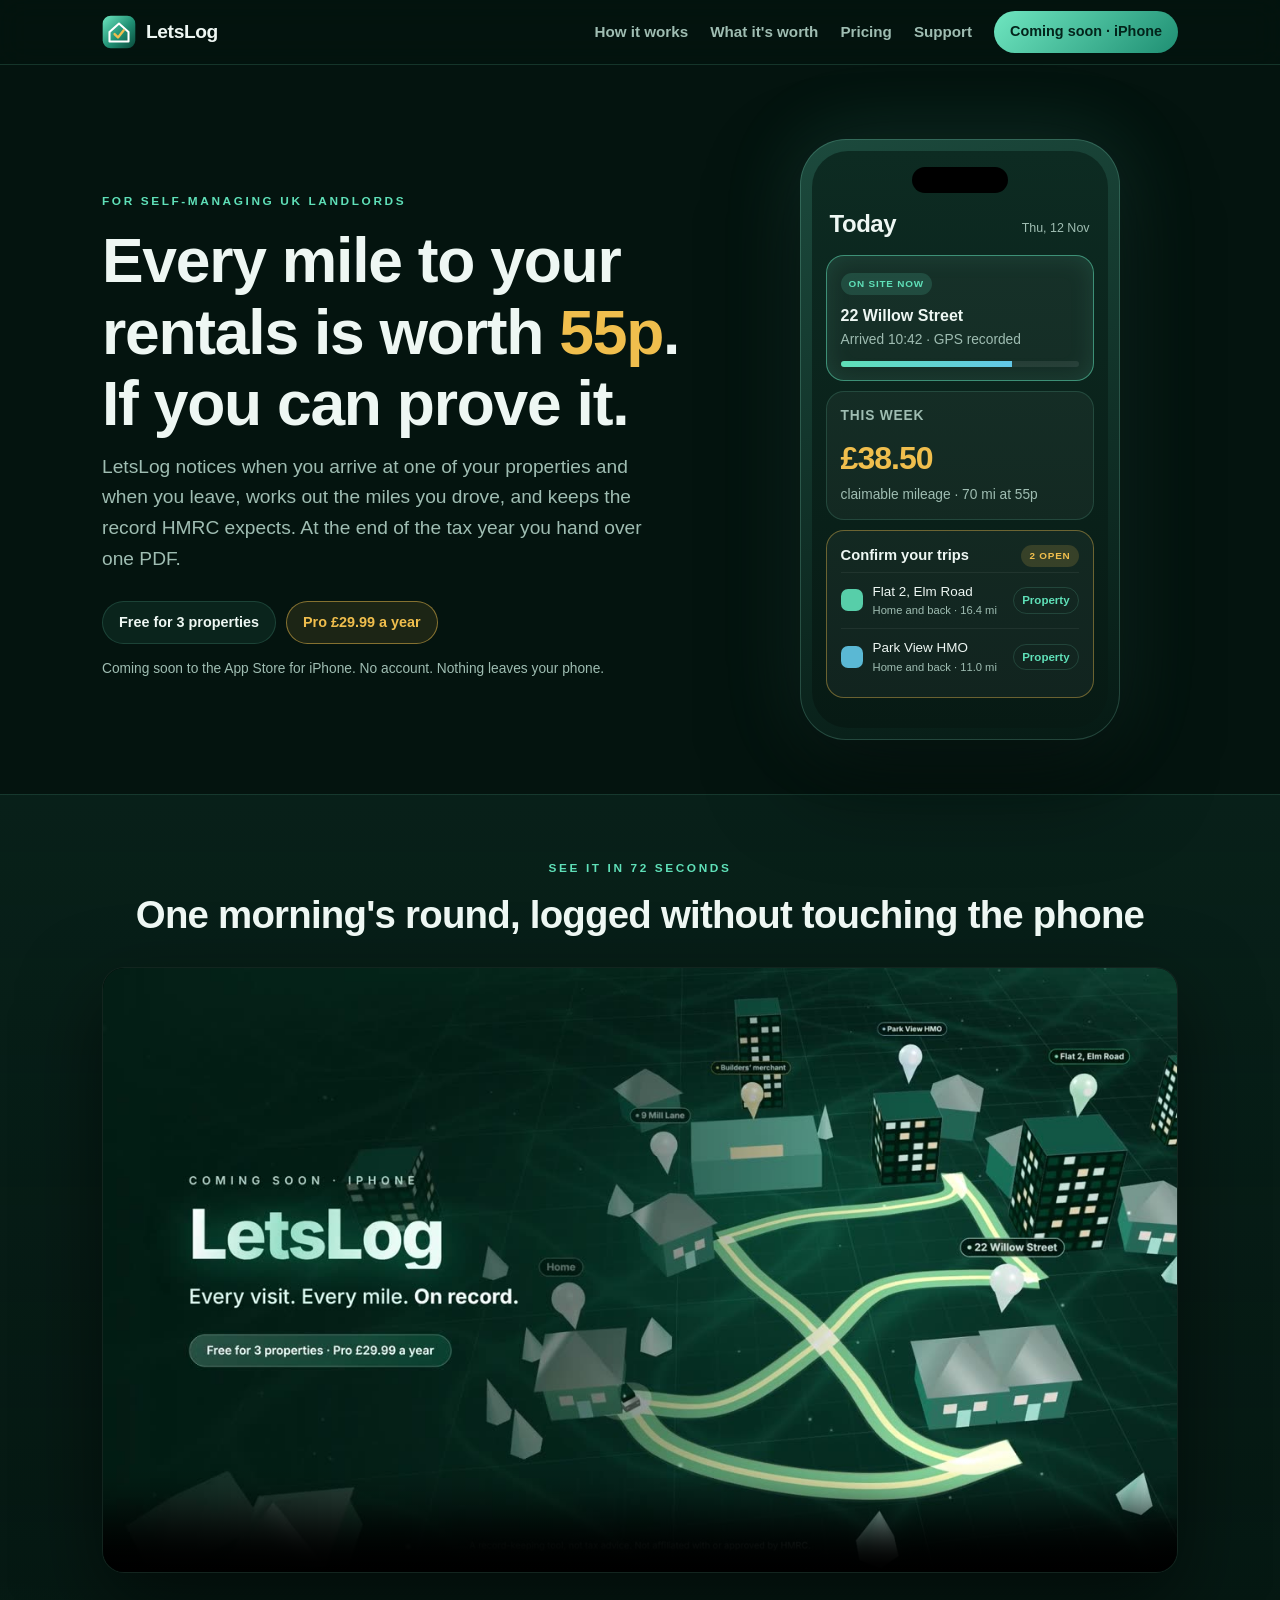
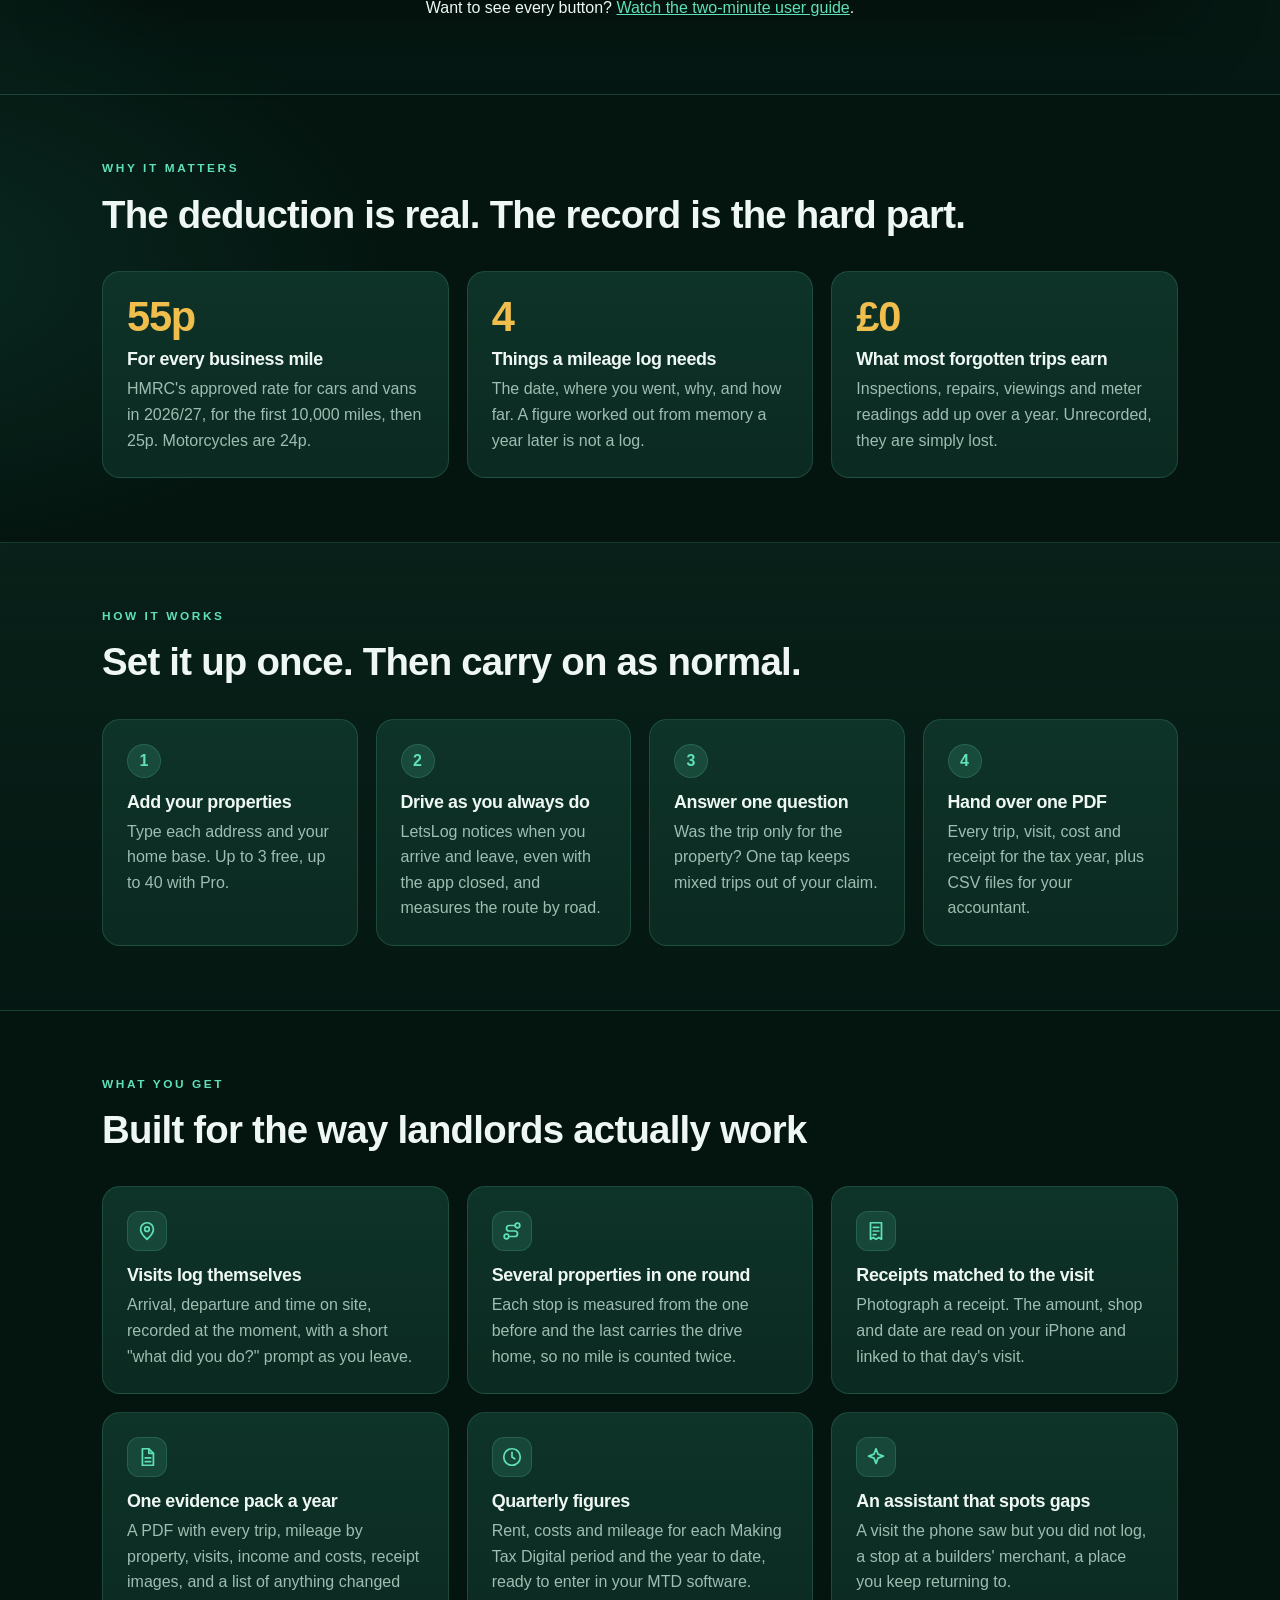
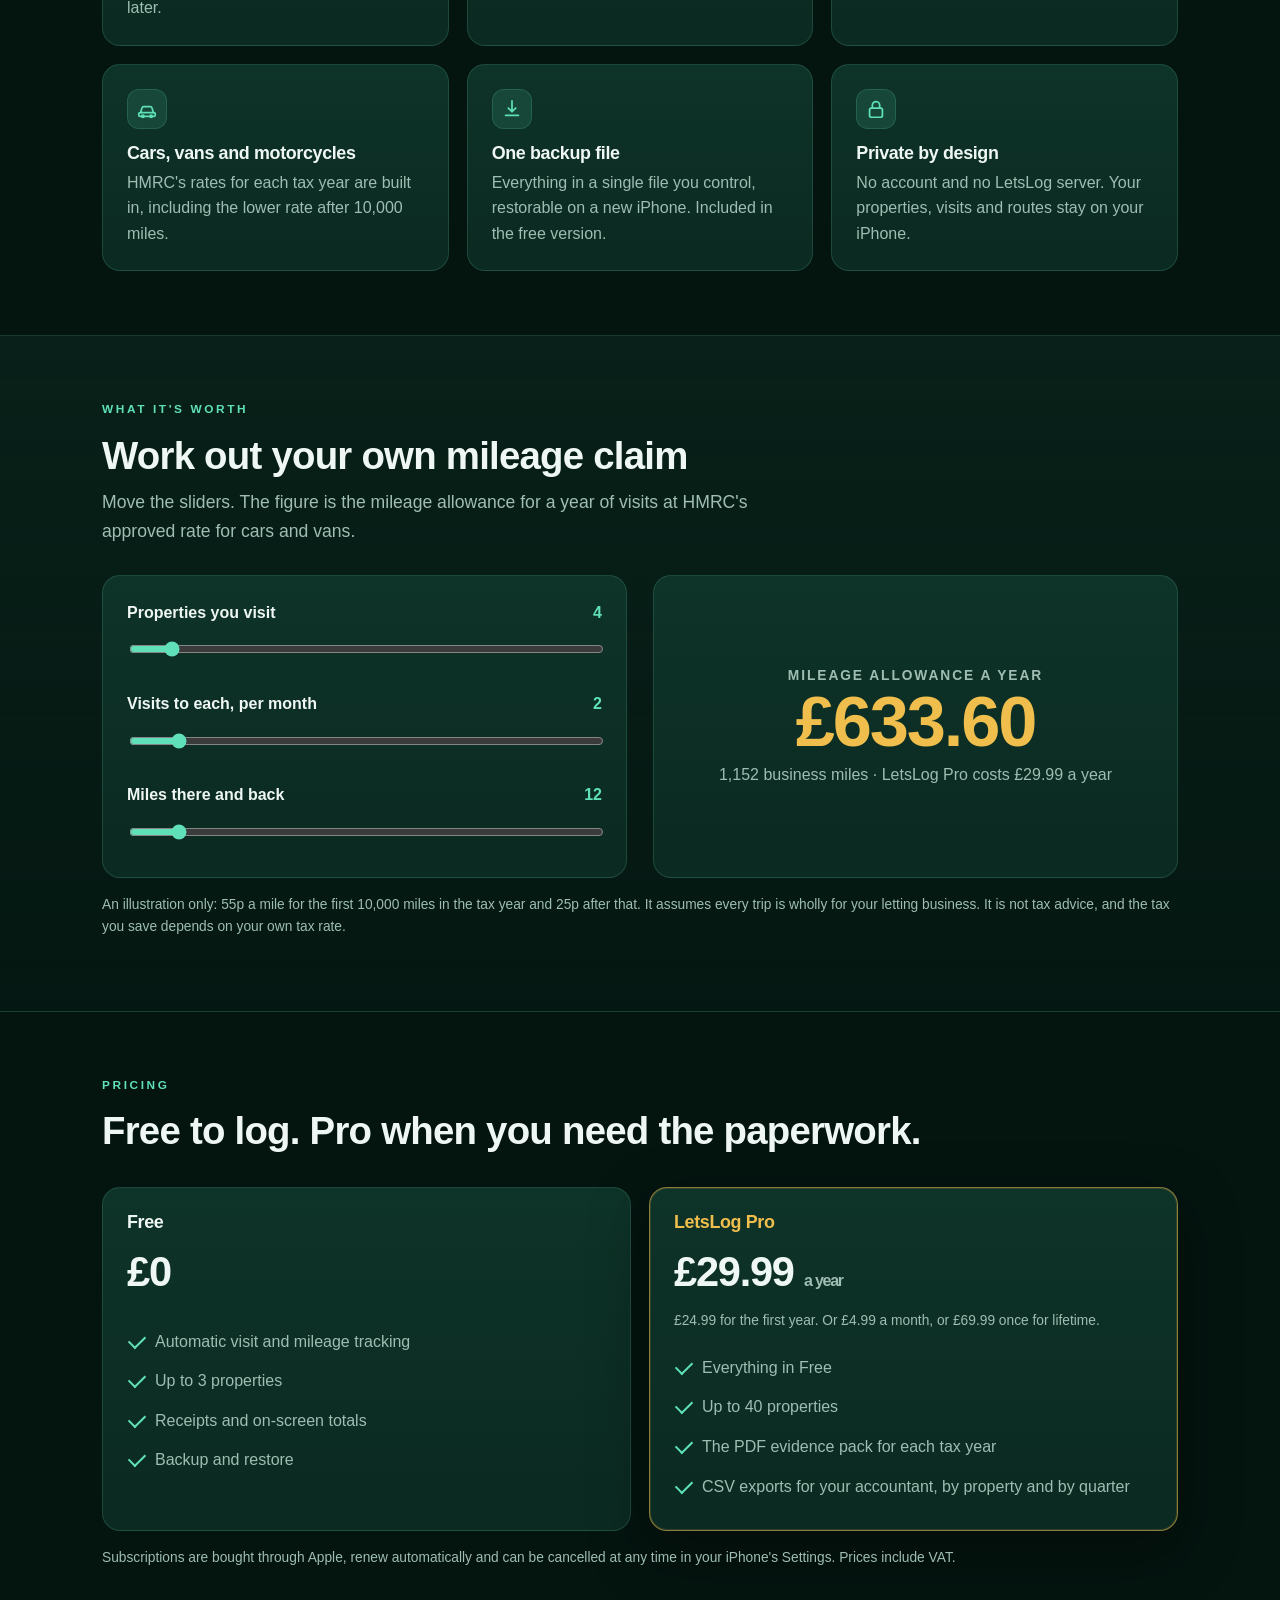
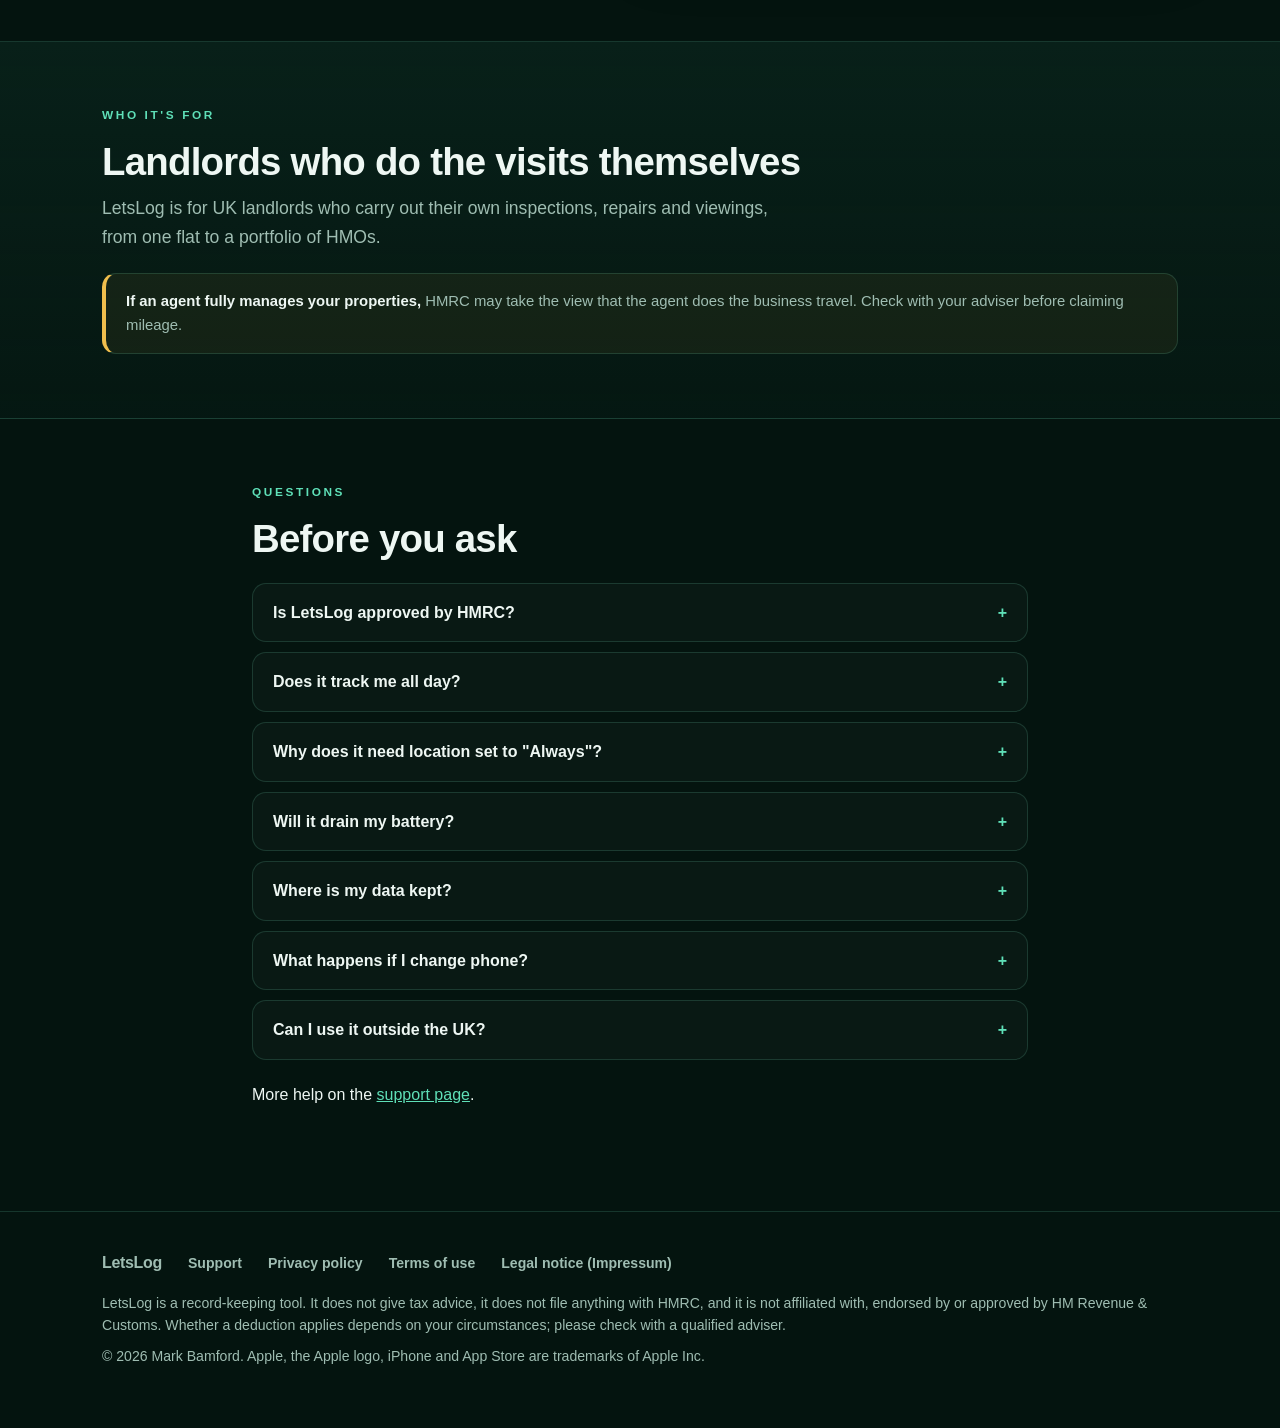
<file: index.html>
<!doctype html>
<html lang="en-GB">
<head>
<meta charset="utf-8">
<meta name="viewport" content="width=device-width, initial-scale=1">
<title>LetsLog — the automatic visit and mileage log for UK landlords</title>
<meta name="description" content="LetsLog logs every property visit and business mile automatically on your iPhone, and turns them into one PDF for your accountant. Free for 3 properties.">
<meta property="og:title" content="LetsLog — the automatic visit and mileage log for UK landlords">
<meta property="og:description" content="LetsLog logs every property visit and business mile automatically on your iPhone, and turns them into one PDF for your accountant. Free for 3 properties.">
<meta property="og:type" content="website">
<meta property="og:image" content="media/promo-poster.jpg">
<meta name="theme-color" content="#04140f">
<link rel="icon" type="image/svg+xml" href="media/icon.svg">
<link rel="stylesheet" href="site.css">
</head>
<body>
<header class="top"><div class="wrap nav">
  <a class="logo" href="index.html"><svg viewBox="0 0 100 100" aria-hidden="true"><defs><linearGradient id="lg" x1="0" y1="0" x2="1" y2="1"><stop offset="0" stop-color="#6fe6c0"/><stop offset=".55" stop-color="#1f8f73"/><stop offset="1" stop-color="#0a4a3b"/></linearGradient></defs><rect x="2" y="2" width="96" height="96" rx="24" fill="url(#lg)"/><path d="M22 50 L50 25 L78 50 V78 H22 Z" fill="none" stroke="#fff" stroke-width="6" stroke-linejoin="round"/><path d="M37 56 L47 66 L64 45" fill="none" stroke="#f0be4d" stroke-width="7" stroke-linecap="round" stroke-linejoin="round"/></svg>LetsLog</a>
  <nav><a href="index.html#how">How it works</a><a href="index.html#worth">What it's worth</a><a href="index.html#pricing">Pricing</a><a href="support.html" class="keep">Support</a><span class="pill solid">Coming soon · iPhone</span></nav>
</div></header>

<section class="hero"><div class="wrap grid">
  <div>
    <div class="eyebrow">For self-managing UK landlords</div>
    <h1>Every mile to your rentals is worth <span class="gold">55p</span>. If you can prove it.</h1>
    <p class="lead">LetsLog notices when you arrive at one of your properties and when you leave, works out the miles you drove, and keeps the record HMRC expects. At the end of the tax year you hand over one PDF.</p>
    <div class="chips"><span class="pill">Free for 3 properties</span><span class="pill gold">Pro £29.99 a year</span></div>
    <p class="mut small">Coming soon to the App Store for iPhone. No account. Nothing leaves your phone.</p>
  </div>
  <div class="phone" aria-label="LetsLog Today screen"><div class="screen">
    <div class="island"></div>
    <div class="scr-h"><b>Today</b><span>Thu, 12 Nov</span></div>
    <div class="tile live"><span class="tag">On site now</span><div style="font-weight:700;margin-top:8px">22 Willow Street</div><div class="mut small">Arrived 10:42 · GPS recorded</div><div class="bar"><b></b></div></div>
    <div class="tile"><div class="mut small" style="font-weight:700;letter-spacing:.06em;text-transform:uppercase">This week</div><div class="big gold">£38.50</div><div class="mut small">claimable mileage · 70 mi at 55p</div></div>
    <div class="tile" style="border-color:rgba(240,190,77,.4)"><div style="display:flex;justify-content:space-between;align-items:center;margin-bottom:4px"><b style="font-size:.92rem">Confirm your trips</b><span class="tag g">2 open</span></div>
      <div class="rowi"><i></i><div>Flat 2, Elm Road<div class="mut" style="font-size:.7rem">Home and back · 16.4 mi</div></div><span>Property</span></div>
      <div class="rowi"><i class="b"></i><div>Park View HMO<div class="mut" style="font-size:.7rem">Home and back · 11.0 mi</div></div><span>Property</span></div>
    </div>
  </div></div>
</div></section>

<section class="alt" id="video"><div class="wrap center">
  <div class="eyebrow">See it in 72 seconds</div>
  <h2>One morning's round, logged without touching the phone</h2>
  <div class="video"><video controls preload="metadata" playsinline poster="media/promo-poster.jpg"><source src="media/letslog-promo.mp4" type="video/mp4"></video></div>
  <p style="margin-top:22px">Want to see every button? <a href="support.html#guide">Watch the two-minute user guide</a>.</p>
</div></section>

<section id="why"><div class="wrap">
  <div class="eyebrow">Why it matters</div>
  <h2>The deduction is real. The record is the hard part.</h2>
  <div class="cards">
    <div class="card"><div class="num">55p</div><h3 style="margin-top:12px">For every business mile</h3><p>HMRC's approved rate for cars and vans in 2026/27, for the first 10,000 miles, then 25p. Motorcycles are 24p.</p></div>
    <div class="card"><div class="num">4</div><h3 style="margin-top:12px">Things a mileage log needs</h3><p>The date, where you went, why, and how far. A figure worked out from memory a year later is not a log.</p></div>
    <div class="card"><div class="num">£0</div><h3 style="margin-top:12px">What most forgotten trips earn</h3><p>Inspections, repairs, viewings and meter readings add up over a year. Unrecorded, they are simply lost.</p></div>
  </div>
</div></section>

<section class="alt" id="how"><div class="wrap">
  <div class="eyebrow">How it works</div>
  <h2>Set it up once. Then carry on as normal.</h2>
  <div class="cards four">
    <div class="card"><div class="step">1</div><h3>Add your properties</h3><p>Type each address and your home base. Up to 3 free, up to 40 with Pro.</p></div>
    <div class="card"><div class="step">2</div><h3>Drive as you always do</h3><p>LetsLog notices when you arrive and leave, even with the app closed, and measures the route by road.</p></div>
    <div class="card"><div class="step">3</div><h3>Answer one question</h3><p>Was the trip only for the property? One tap keeps mixed trips out of your claim.</p></div>
    <div class="card"><div class="step">4</div><h3>Hand over one PDF</h3><p>Every trip, visit, cost and receipt for the tax year, plus CSV files for your accountant.</p></div>
  </div>
</div></section>

<section id="features"><div class="wrap">
  <div class="eyebrow">What you get</div>
  <h2>Built for the way landlords actually work</h2>
  <div class="cards">
    <div class="card"><div class="ic"><svg viewBox="0 0 24 24"><path d="M12 21s7-6.2 7-11a7 7 0 10-14 0c0 4.800 7 11 7 11z"/><circle cx="12" cy="10" r="2.5"/></svg></div><h3>Visits log themselves</h3><p>Arrival, departure and time on site, recorded at the moment, with a short "what did you do?" prompt as you leave.</p></div>
    <div class="card"><div class="ic"><svg viewBox="0 0 24 24"><circle cx="6" cy="18" r="2.5"/><circle cx="18" cy="6" r="2.5"/><path d="M8.500 18H15a3 3 0 000-6H9a3 3 0 010-6h6.500"/></svg></div><h3>Several properties in one round</h3><p>Each stop is measured from the one before and the last carries the drive home, so no mile is counted twice.</p></div>
    <div class="card"><div class="ic"><svg viewBox="0 0 24 24"><path d="M6 3h12v18l-3-2-3 2-3-2-3 2z"/><path d="M9 8h6M9 12h6M9 16h3"/></svg></div><h3>Receipts matched to the visit</h3><p>Photograph a receipt. The amount, shop and date are read on your iPhone and linked to that day's visit.</p></div>
    <div class="card"><div class="ic"><svg viewBox="0 0 24 24"><path d="M7 3h7l5 5v13H7z"/><path d="M14 3v5h5M10 13h6M10 17h6"/></svg></div><h3>One evidence pack a year</h3><p>A PDF with every trip, mileage by property, visits, income and costs, receipt images, and a list of anything changed later.</p></div>
    <div class="card"><div class="ic"><svg viewBox="0 0 24 24"><circle cx="12" cy="12" r="9"/><path d="M12 7v5l3 2"/></svg></div><h3>Quarterly figures</h3><p>Rent, costs and mileage for each Making Tax Digital period and the year to date, ready to enter in your MTD software.</p></div>
    <div class="card"><div class="ic"><svg viewBox="0 0 24 24"><path d="M12 3l2.2 5.8L20 11l-5.800 2.200L12 19l-2.200-5.800L4 11l5.800-2.200z"/></svg></div><h3>An assistant that spots gaps</h3><p>A visit the phone saw but you did not log, a stop at a builders' merchant, a place you keep returning to.</p></div>
    <div class="card"><div class="ic"><svg viewBox="0 0 24 24"><path d="M5 16l1.5-5a2 2 0 012-1.5h7a2 2 0 012 1.5L19 16"/><rect x="3" y="16" width="18" height="4" rx="1.5"/><circle cx="7.5" cy="20" r="1.2"/><circle cx="16.5" cy="20" r="1.2"/></svg></div><h3>Cars, vans and motorcycles</h3><p>HMRC's rates for each tax year are built in, including the lower rate after 10,000 miles.</p></div>
    <div class="card"><div class="ic"><svg viewBox="0 0 24 24"><path d="M12 3v12M8 11l4 4 4-4"/><path d="M5 19h14"/></svg></div><h3>One backup file</h3><p>Everything in a single file you control, restorable on a new iPhone. Included in the free version.</p></div>
    <div class="card"><div class="ic"><svg viewBox="0 0 24 24"><rect x="5" y="11" width="14" height="10" rx="2"/><path d="M8 11V8a4 4 0 018 0v3"/></svg></div><h3>Private by design</h3><p>No account and no LetsLog server. Your properties, visits and routes stay on your iPhone.</p></div>
  </div>
</div></section>

<section class="alt" id="worth"><div class="wrap">
  <div class="eyebrow">What it's worth</div>
  <h2>Work out your own mileage claim</h2>
  <p class="lead">Move the sliders. The figure is the mileage allowance for a year of visits at HMRC's approved rate for cars and vans.</p>
  <div class="calc">
    <div class="card">
      <div class="field"><label for="cP">Properties you visit <output id="oP">4</output></label><input id="cP" type="range" min="1" max="40" value="4"></div>
      <div class="field"><label for="cV">Visits to each, per month <output id="oV">2</output></label><input id="cV" type="range" min="1" max="12" value="2"></div>
      <div class="field" style="margin-bottom:0"><label for="cM">Miles there and back <output id="oM">12</output></label><input id="cM" type="range" min="1" max="120" value="12"></div>
    </div>
    <div class="card result">
      <div class="mut small" style="letter-spacing:.14em;text-transform:uppercase;font-weight:700">Mileage allowance a year</div>
      <div class="num" id="oR">£633.60</div>
      <p class="mut"><span id="oT">1,152</span> business miles · LetsLog Pro costs £29.99 a year</p>
    </div>
  </div>
  <p class="mut small" style="margin-top:16px">An illustration only: 55p a mile for the first 10,000 miles in the tax year and 25p after that. It assumes every trip is wholly for your letting business. It is not tax advice, and the tax you save depends on your own tax rate.</p>
</div></section>

<section id="pricing"><div class="wrap">
  <div class="eyebrow">Pricing</div>
  <h2>Free to log. Pro when you need the paperwork.</h2>
  <div class="price">
    <div class="card"><h3>Free</h3><div class="amount">£0</div>
      <ul><li>Automatic visit and mileage tracking</li><li>Up to 3 properties</li><li>Receipts and on-screen totals</li><li>Backup and restore</li></ul></div>
    <div class="card pro"><h3 class="gold">LetsLog Pro</h3><div class="amount">£29.99 <small>a year</small></div>
      <p class="mut small">£24.99 for the first year. Or £4.99 a month, or £69.99 once for lifetime.</p>
      <ul><li>Everything in Free</li><li>Up to 40 properties</li><li>The PDF evidence pack for each tax year</li><li>CSV exports for your accountant, by property and by quarter</li></ul></div>
  </div>
  <p class="mut small" style="margin-top:16px">Subscriptions are bought through Apple, renew automatically and can be cancelled at any time in your iPhone's Settings. Prices include VAT.</p>
</div></section>

<section class="alt" id="who"><div class="wrap">
  <div class="eyebrow">Who it's for</div>
  <h2>Landlords who do the visits themselves</h2>
  <p class="lead">LetsLog is for UK landlords who carry out their own inspections, repairs and viewings, from one flat to a portfolio of HMOs.</p>
  <div class="notice" style="margin-top:22px"><b style="color:var(--ink)">If an agent fully manages your properties,</b> HMRC may take the view that the agent does the business travel. Check with your adviser before claiming mileage.</div>
</div></section>

<section id="faq"><div class="wrap" style="max-width:820px">
  <div class="eyebrow">Questions</div>
  <h2>Before you ask</h2>
  <div style="margin-top:22px">
  <details><summary>Is LetsLog approved by HMRC?</summary><p>No. LetsLog is an independent record-keeping tool. It is not affiliated with or approved by HMRC, and it is not Making Tax Digital filing software. It produces the records that your accountant or your MTD software needs.</p></details>
  <details><summary>Does it track me all day?</summary><p>No. It uses Apple's region monitoring to watch only the addresses you add and your home base. It never keeps a continuous track of where you go.</p></details>
  <details><summary>Why does it need location set to "Always"?</summary><p>So that a visit is logged when the app is closed and the phone is in your pocket. Without it, visits are only recorded while LetsLog is open.</p></details>
  <details><summary>Will it drain my battery?</summary><p>It uses the phone's low-power location system and does not track continuously, so typical use adds very little.</p></details>
  <details><summary>Where is my data kept?</summary><p>On your iPhone. There is no account and no LetsLog server, so the developer cannot see it. Route distances and address look-ups go through Apple Maps, as with any Maps app.</p></details>
  <details><summary>What happens if I change phone?</summary><p>Save a backup file in Settings and restore it on the new iPhone. It holds your whole log, photos, receipts and settings.</p></details>
  <details><summary>Can I use it outside the UK?</summary><p>LetsLog is built for UK rental properties and UK tax rules, and is offered in the UK App Store only.</p></details>
  </div>
  <p style="margin-top:22px">More help on the <a href="support.html">support page</a>.</p>
</div></section>

<script>
(function(){
  var P=document.getElementById('cP'),V=document.getElementById('cV'),M=document.getElementById('cM');
  function gbp(n){return '£'+n.toLocaleString('en-GB',{minimumFractionDigits:2,maximumFractionDigits:2});}
  function upd(){
    var p=+P.value,v=+V.value,m=+M.value,miles=p*v*m*12;
    var claim=Math.min(miles,10000)*0.55+Math.max(miles-10000,0)*0.25;
    document.getElementById('oP').textContent=p;document.getElementById('oV').textContent=v;document.getElementById('oM').textContent=m;
    document.getElementById('oT').textContent=miles.toLocaleString('en-GB');document.getElementById('oR').textContent=gbp(claim);
  }
  [P,V,M].forEach(function(e){e.addEventListener('input',upd);});upd();
})();
</script>
<footer class="site"><div class="wrap">
  <div class="cols"><a class="logo" href="index.html" style="font-size:1rem">LetsLog</a>
    <a href="support.html">Support</a><a href="privacy.html">Privacy policy</a><a href="terms.html">Terms of use</a><a href="legal.html">Legal notice (Impressum)</a></div>
  <p>LetsLog is a record-keeping tool. It does not give tax advice, it does not file anything with HMRC, and it is not affiliated with, endorsed by or approved by HM Revenue &amp; Customs. Whether a deduction applies depends on your circumstances; please check with a qualified adviser.</p>
  <p>© 2026 Mark Bamford. Apple, the Apple logo, iPhone and App Store are trademarks of Apple Inc.</p>
</div></footer>
</body>
</html>
</file>
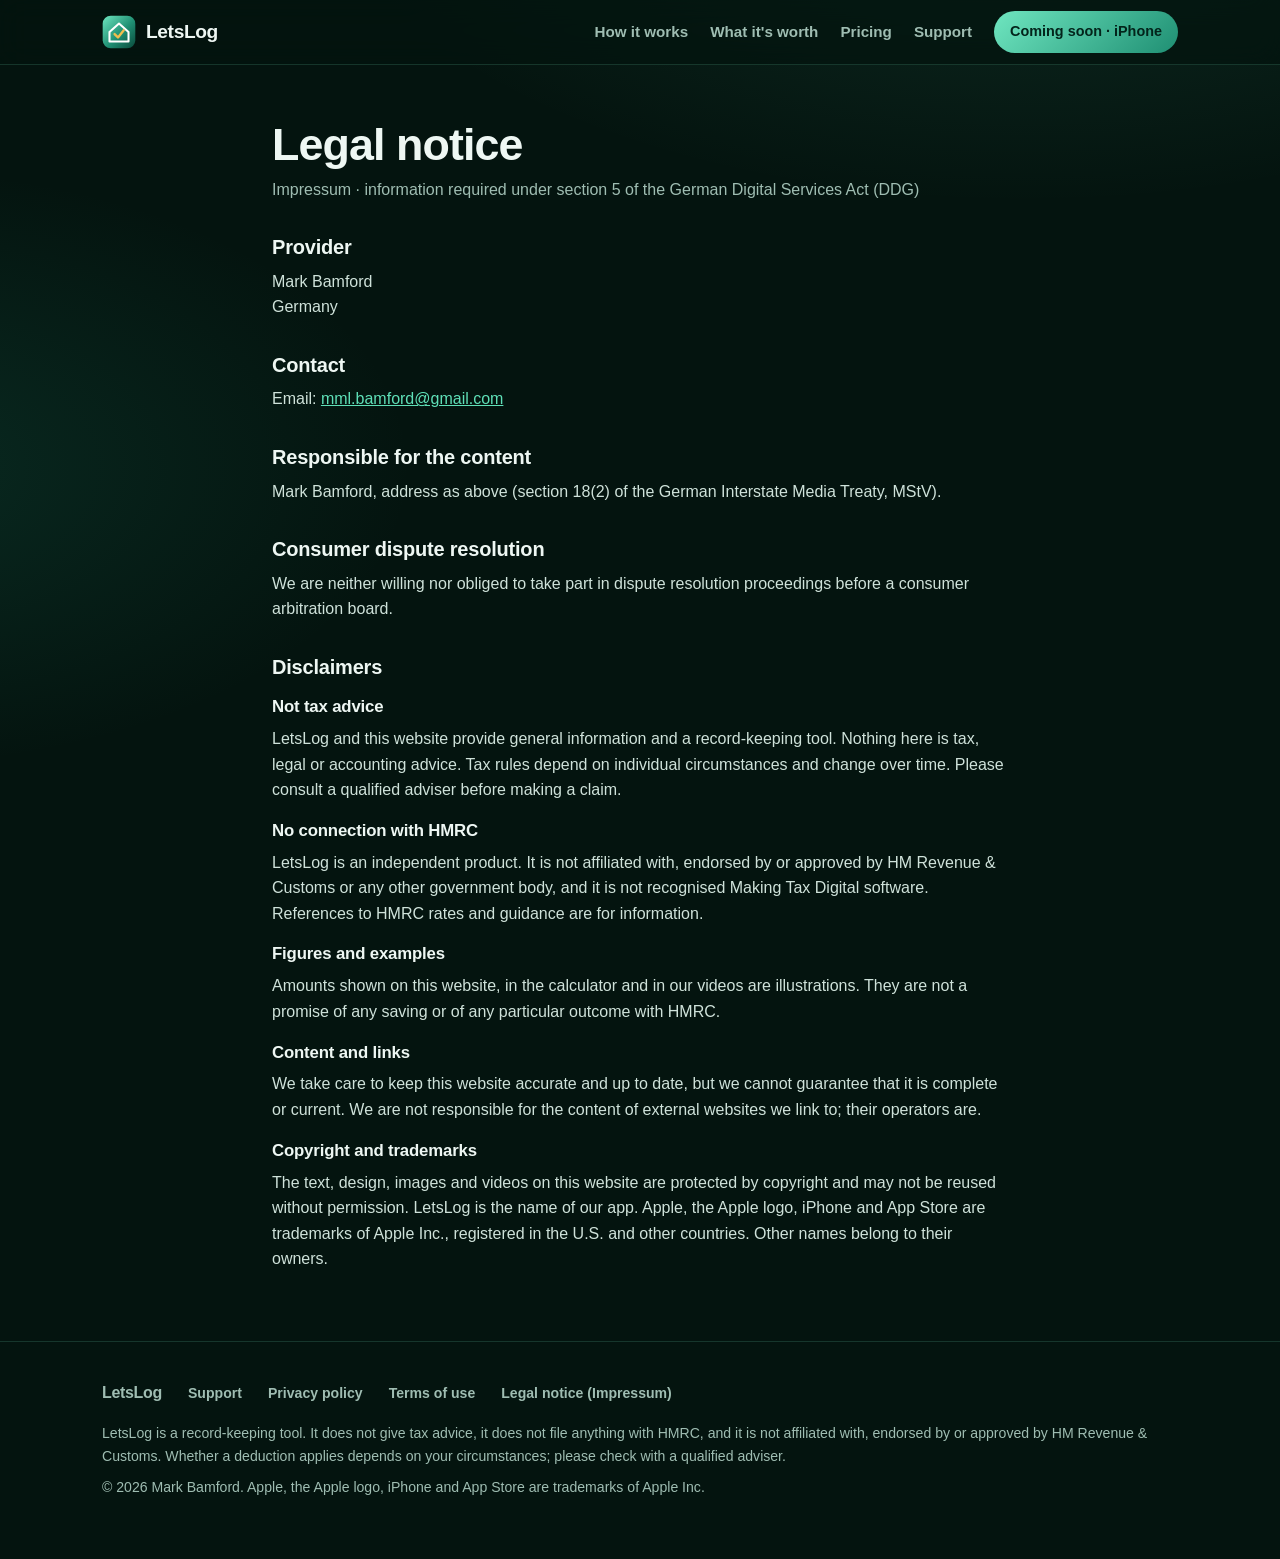
<file: legal.html>
<!doctype html>
<html lang="en-GB">
<head>
<meta charset="utf-8">
<meta name="viewport" content="width=device-width, initial-scale=1">
<title>LetsLog — Legal notice (Impressum)</title>
<meta name="description" content="Legal notice, provider details and disclaimers for LetsLog.">
<meta property="og:title" content="LetsLog — Legal notice (Impressum)">
<meta property="og:description" content="Legal notice, provider details and disclaimers for LetsLog.">
<meta property="og:type" content="website">
<meta property="og:image" content="media/promo-poster.jpg">
<meta name="theme-color" content="#04140f">
<link rel="icon" type="image/svg+xml" href="media/icon.svg">
<link rel="stylesheet" href="site.css">
</head>
<body>
<header class="top"><div class="wrap nav">
  <a class="logo" href="index.html"><svg viewBox="0 0 100 100" aria-hidden="true"><defs><linearGradient id="lg" x1="0" y1="0" x2="1" y2="1"><stop offset="0" stop-color="#6fe6c0"/><stop offset=".55" stop-color="#1f8f73"/><stop offset="1" stop-color="#0a4a3b"/></linearGradient></defs><rect x="2" y="2" width="96" height="96" rx="24" fill="url(#lg)"/><path d="M22 50 L50 25 L78 50 V78 H22 Z" fill="none" stroke="#fff" stroke-width="6" stroke-linejoin="round"/><path d="M37 56 L47 66 L64 45" fill="none" stroke="#f0be4d" stroke-width="7" stroke-linecap="round" stroke-linejoin="round"/></svg>LetsLog</a>
  <nav><a href="index.html#how">How it works</a><a href="index.html#worth">What it's worth</a><a href="index.html#pricing">Pricing</a><a href="support.html" class="keep">Support</a><span class="pill solid">Coming soon · iPhone</span></nav>
</div></header>

<main class="doc">
  <h1>Legal notice</h1>
  <p class="sub">Impressum · information required under section 5 of the German Digital Services Act (DDG)</p>

  <h2>Provider</h2>
  <p>Mark Bamford<br>
  Germany</p>

  <h2>Contact</h2>
  <p>Email: <a href="mailto:mml.bamford@gmail.com">mml.bamford@gmail.com</a></p>

  <h2>Responsible for the content</h2>
  <p>Mark Bamford, address as above (section 18(2) of the German Interstate Media Treaty, MStV).</p>

  <h2>Consumer dispute resolution</h2>
  <p>We are neither willing nor obliged to take part in dispute resolution proceedings before a consumer arbitration board.</p>

  <h2>Disclaimers</h2>
  <h2 style="font-size:1.05rem;margin-top:18px">Not tax advice</h2>
  <p>LetsLog and this website provide general information and a record-keeping tool. Nothing here is tax, legal or accounting advice. Tax rules depend on individual circumstances and change over time. Please consult a qualified adviser before making a claim.</p>
  <h2 style="font-size:1.05rem;margin-top:18px">No connection with HMRC</h2>
  <p>LetsLog is an independent product. It is not affiliated with, endorsed by or approved by HM Revenue &amp; Customs or any other government body, and it is not recognised Making Tax Digital software. References to HMRC rates and guidance are for information.</p>
  <h2 style="font-size:1.05rem;margin-top:18px">Figures and examples</h2>
  <p>Amounts shown on this website, in the calculator and in our videos are illustrations. They are not a promise of any saving or of any particular outcome with HMRC.</p>
  <h2 style="font-size:1.05rem;margin-top:18px">Content and links</h2>
  <p>We take care to keep this website accurate and up to date, but we cannot guarantee that it is complete or current. We are not responsible for the content of external websites we link to; their operators are.</p>
  <h2 style="font-size:1.05rem;margin-top:18px">Copyright and trademarks</h2>
  <p>The text, design, images and videos on this website are protected by copyright and may not be reused without permission. LetsLog is the name of our app. Apple, the Apple logo, iPhone and App Store are trademarks of Apple Inc., registered in the U.S. and other countries. Other names belong to their owners.</p>
</main>
<footer class="site"><div class="wrap">
  <div class="cols"><a class="logo" href="index.html" style="font-size:1rem">LetsLog</a>
    <a href="support.html">Support</a><a href="privacy.html">Privacy policy</a><a href="terms.html">Terms of use</a><a href="legal.html">Legal notice (Impressum)</a></div>
  <p>LetsLog is a record-keeping tool. It does not give tax advice, it does not file anything with HMRC, and it is not affiliated with, endorsed by or approved by HM Revenue &amp; Customs. Whether a deduction applies depends on your circumstances; please check with a qualified adviser.</p>
  <p>© 2026 Mark Bamford. Apple, the Apple logo, iPhone and App Store are trademarks of Apple Inc.</p>
</div></footer>
</body>
</html>
</file>
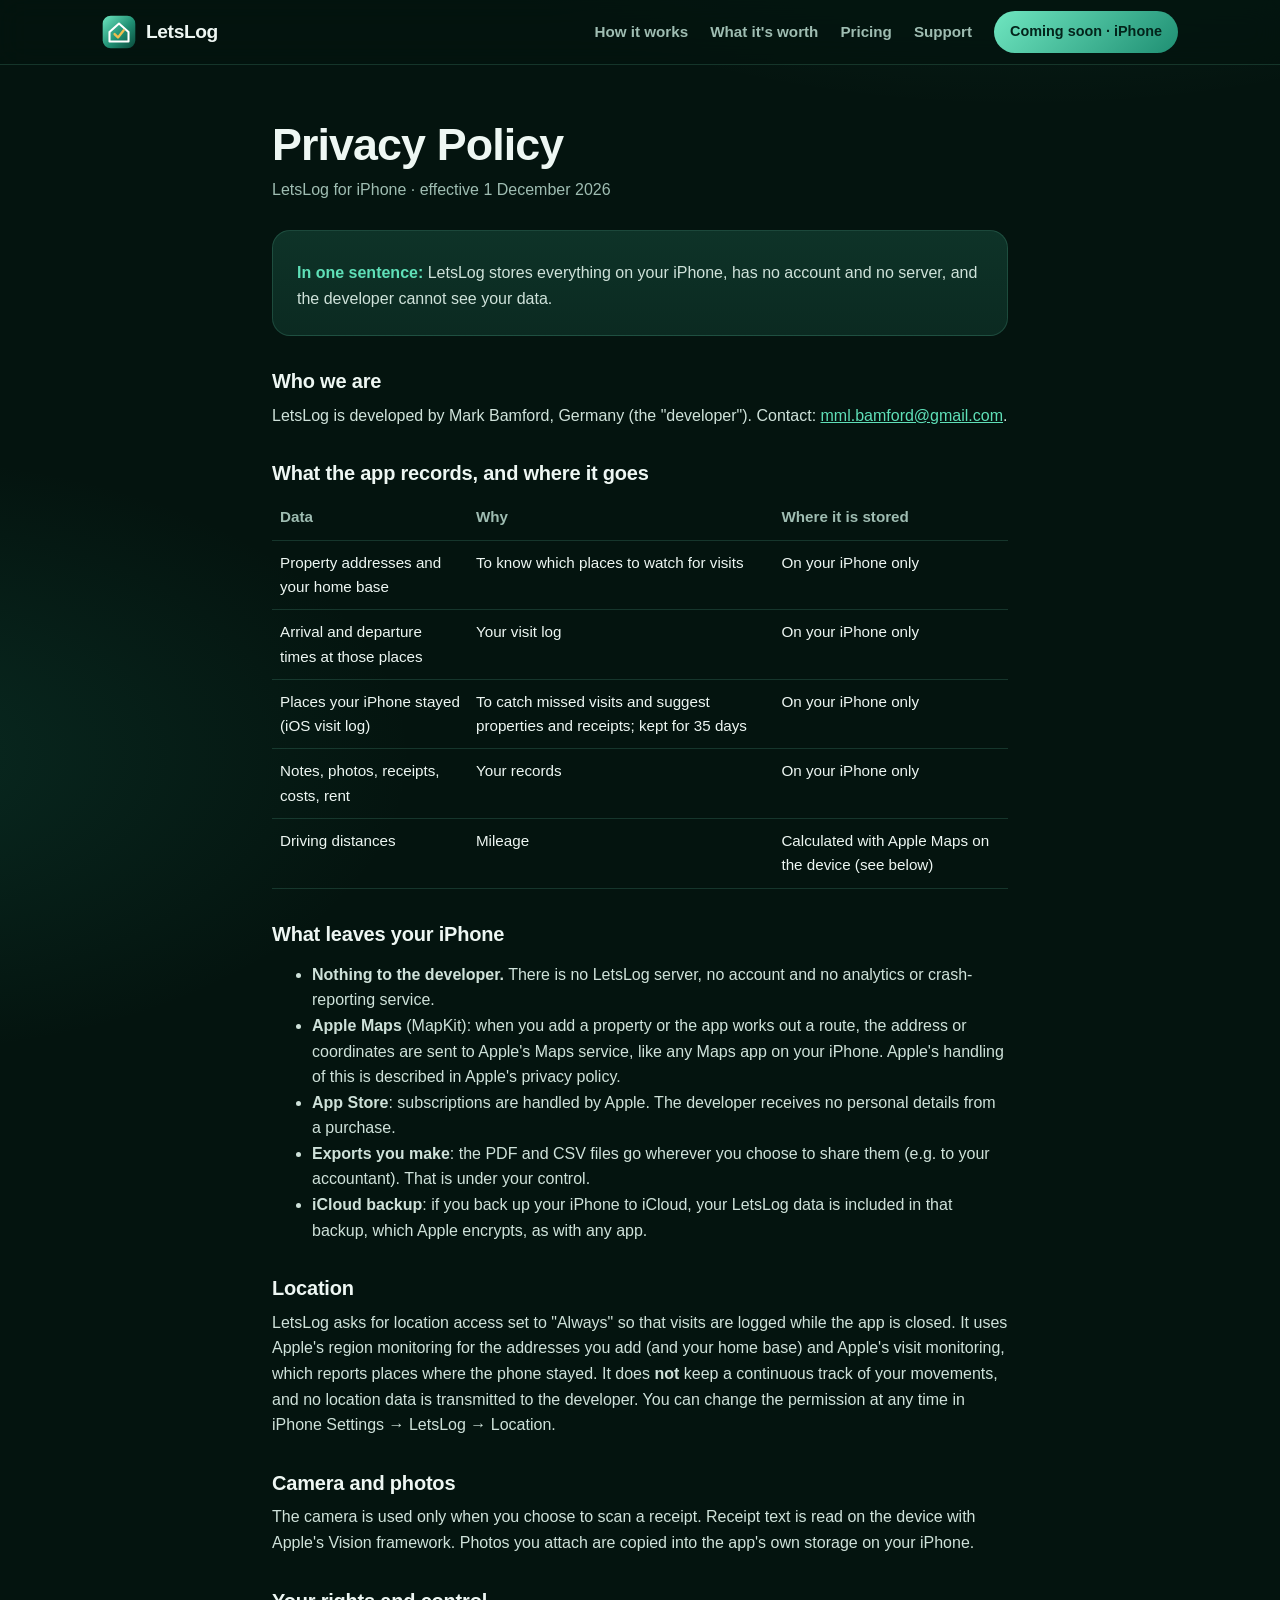
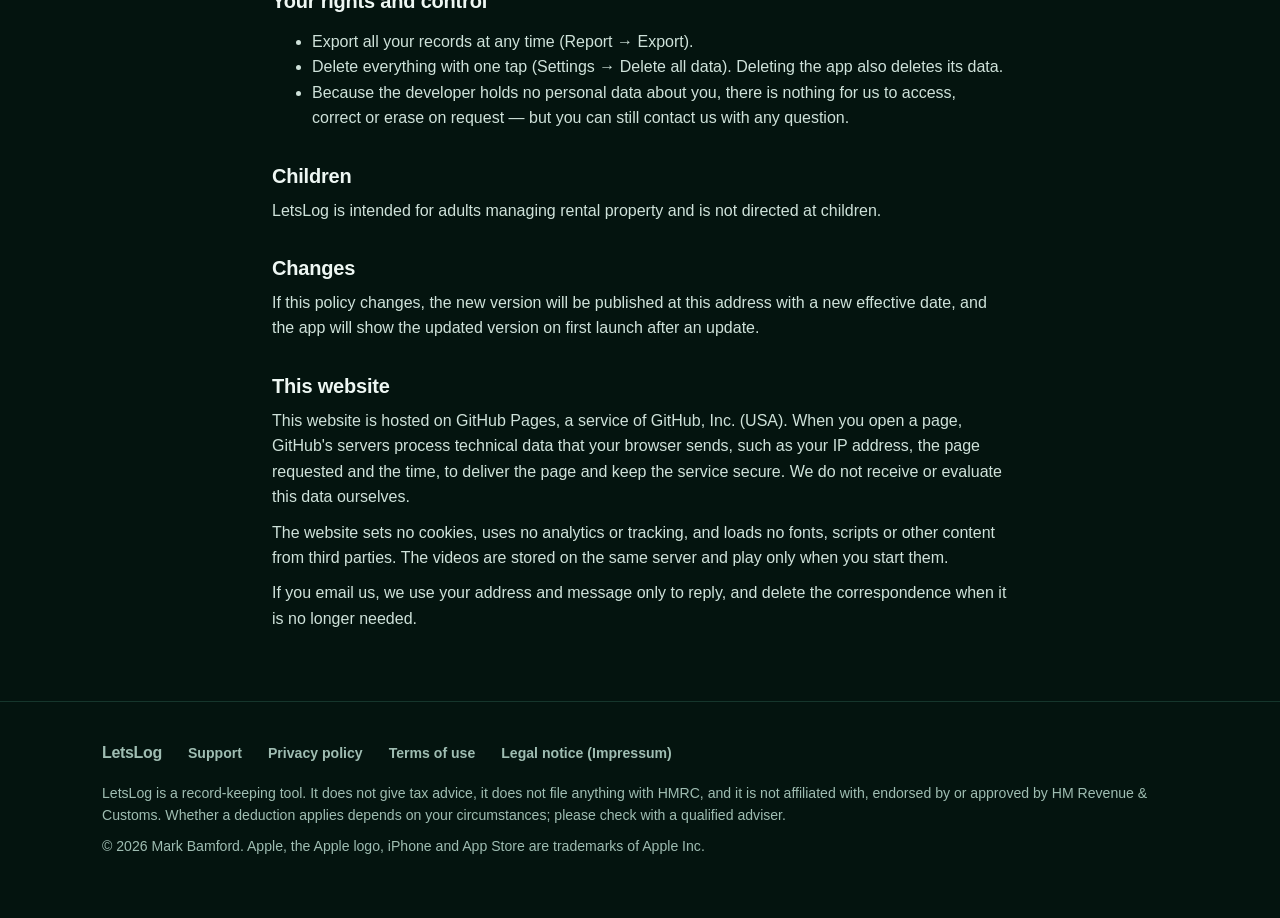
<file: privacy.html>
<!doctype html>
<html lang="en-GB">
<head>
<meta charset="utf-8">
<meta name="viewport" content="width=device-width, initial-scale=1">
<title>LetsLog — Privacy Policy</title>
<meta name="description" content="Privacy policy for the LetsLog app and website.">
<meta property="og:title" content="LetsLog — Privacy Policy">
<meta property="og:description" content="Privacy policy for the LetsLog app and website.">
<meta property="og:type" content="website">
<meta property="og:image" content="media/promo-poster.jpg">
<meta name="theme-color" content="#04140f">
<link rel="icon" type="image/svg+xml" href="media/icon.svg">
<link rel="stylesheet" href="site.css">
</head>
<body>
<header class="top"><div class="wrap nav">
  <a class="logo" href="index.html"><svg viewBox="0 0 100 100" aria-hidden="true"><defs><linearGradient id="lg" x1="0" y1="0" x2="1" y2="1"><stop offset="0" stop-color="#6fe6c0"/><stop offset=".55" stop-color="#1f8f73"/><stop offset="1" stop-color="#0a4a3b"/></linearGradient></defs><rect x="2" y="2" width="96" height="96" rx="24" fill="url(#lg)"/><path d="M22 50 L50 25 L78 50 V78 H22 Z" fill="none" stroke="#fff" stroke-width="6" stroke-linejoin="round"/><path d="M37 56 L47 66 L64 45" fill="none" stroke="#f0be4d" stroke-width="7" stroke-linecap="round" stroke-linejoin="round"/></svg>LetsLog</a>
  <nav><a href="index.html#how">How it works</a><a href="index.html#worth">What it's worth</a><a href="index.html#pricing">Pricing</a><a href="support.html" class="keep">Support</a><span class="pill solid">Coming soon · iPhone</span></nav>
</div></header>
<main class="doc">
  <h1>Privacy Policy</h1>
  <p class="sub">LetsLog for iPhone · effective 1 December 2026</p>

  <div class="card">
    <p><strong>In one sentence:</strong> LetsLog stores everything on your iPhone, has no account and no server, and the developer cannot see your data.</p>
  </div>

  <h2>Who we are</h2>
  <p>LetsLog is developed by Mark Bamford, Germany (the "developer"). Contact: <a href="mailto:mml.bamford@gmail.com">mml.bamford@gmail.com</a>.</p>

  <h2>What the app records, and where it goes</h2>
  <table>
    <tr><th>Data</th><th>Why</th><th>Where it is stored</th></tr>
    <tr><td>Property addresses and your home base</td><td>To know which places to watch for visits</td><td>On your iPhone only</td></tr>
    <tr><td>Arrival and departure times at those places</td><td>Your visit log</td><td>On your iPhone only</td></tr>
    <tr><td>Places your iPhone stayed (iOS visit log)</td><td>To catch missed visits and suggest properties and receipts; kept for 35 days</td><td>On your iPhone only</td></tr>
    <tr><td>Notes, photos, receipts, costs, rent</td><td>Your records</td><td>On your iPhone only</td></tr>
    <tr><td>Driving distances</td><td>Mileage</td><td>Calculated with Apple Maps on the device (see below)</td></tr>
  </table>

  <h2>What leaves your iPhone</h2>
  <ul>
    <li><strong>Nothing to the developer.</strong> There is no LetsLog server, no account and no analytics or crash-reporting service.</li>
    <li><strong>Apple Maps</strong> (MapKit): when you add a property or the app works out a route, the address or coordinates are sent to Apple's Maps service, like any Maps app on your iPhone. Apple's handling of this is described in Apple's privacy policy.</li>
    <li><strong>App Store</strong>: subscriptions are handled by Apple. The developer receives no personal details from a purchase.</li>
    <li><strong>Exports you make</strong>: the PDF and CSV files go wherever you choose to share them (e.g. to your accountant). That is under your control.</li>
    <li><strong>iCloud backup</strong>: if you back up your iPhone to iCloud, your LetsLog data is included in that backup, which Apple encrypts, as with any app.</li>
  </ul>

  <h2>Location</h2>
  <p>LetsLog asks for location access set to "Always" so that visits are logged while the app is closed. It uses Apple's region monitoring for the addresses you add (and your home base) and Apple's visit monitoring, which reports places where the phone stayed. It does <strong>not</strong> keep a continuous track of your movements, and no location data is transmitted to the developer. You can change the permission at any time in iPhone Settings → LetsLog → Location.</p>

  <h2>Camera and photos</h2>
  <p>The camera is used only when you choose to scan a receipt. Receipt text is read on the device with Apple's Vision framework. Photos you attach are copied into the app's own storage on your iPhone.</p>

  <h2>Your rights and control</h2>
  <ul>
    <li>Export all your records at any time (Report → Export).</li>
    <li>Delete everything with one tap (Settings → Delete all data). Deleting the app also deletes its data.</li>
    <li>Because the developer holds no personal data about you, there is nothing for us to access, correct or erase on request — but you can still contact us with any question.</li>
  </ul>

  <h2>Children</h2>
  <p>LetsLog is intended for adults managing rental property and is not directed at children.</p>

  <h2>Changes</h2>
  <p>If this policy changes, the new version will be published at this address with a new effective date, and the app will show the updated version on first launch after an update.</p>

  <h2>This website</h2>
  <p>This website is hosted on GitHub Pages, a service of GitHub, Inc. (USA). When you open a page, GitHub's servers process technical data that your browser sends, such as your IP address, the page requested and the time, to deliver the page and keep the service secure. We do not receive or evaluate this data ourselves.</p>
  <p>The website sets no cookies, uses no analytics or tracking, and loads no fonts, scripts or other content from third parties. The videos are stored on the same server and play only when you start them.</p>
  <p>If you email us, we use your address and message only to reply, and delete the correspondence when it is no longer needed.</p>
</main>
<footer class="site"><div class="wrap">
  <div class="cols"><a class="logo" href="index.html" style="font-size:1rem">LetsLog</a>
    <a href="support.html">Support</a><a href="privacy.html">Privacy policy</a><a href="terms.html">Terms of use</a><a href="legal.html">Legal notice (Impressum)</a></div>
  <p>LetsLog is a record-keeping tool. It does not give tax advice, it does not file anything with HMRC, and it is not affiliated with, endorsed by or approved by HM Revenue &amp; Customs. Whether a deduction applies depends on your circumstances; please check with a qualified adviser.</p>
  <p>© 2026 Mark Bamford. Apple, the Apple logo, iPhone and App Store are trademarks of Apple Inc.</p>
</div></footer>
</body>
</html>
</file>
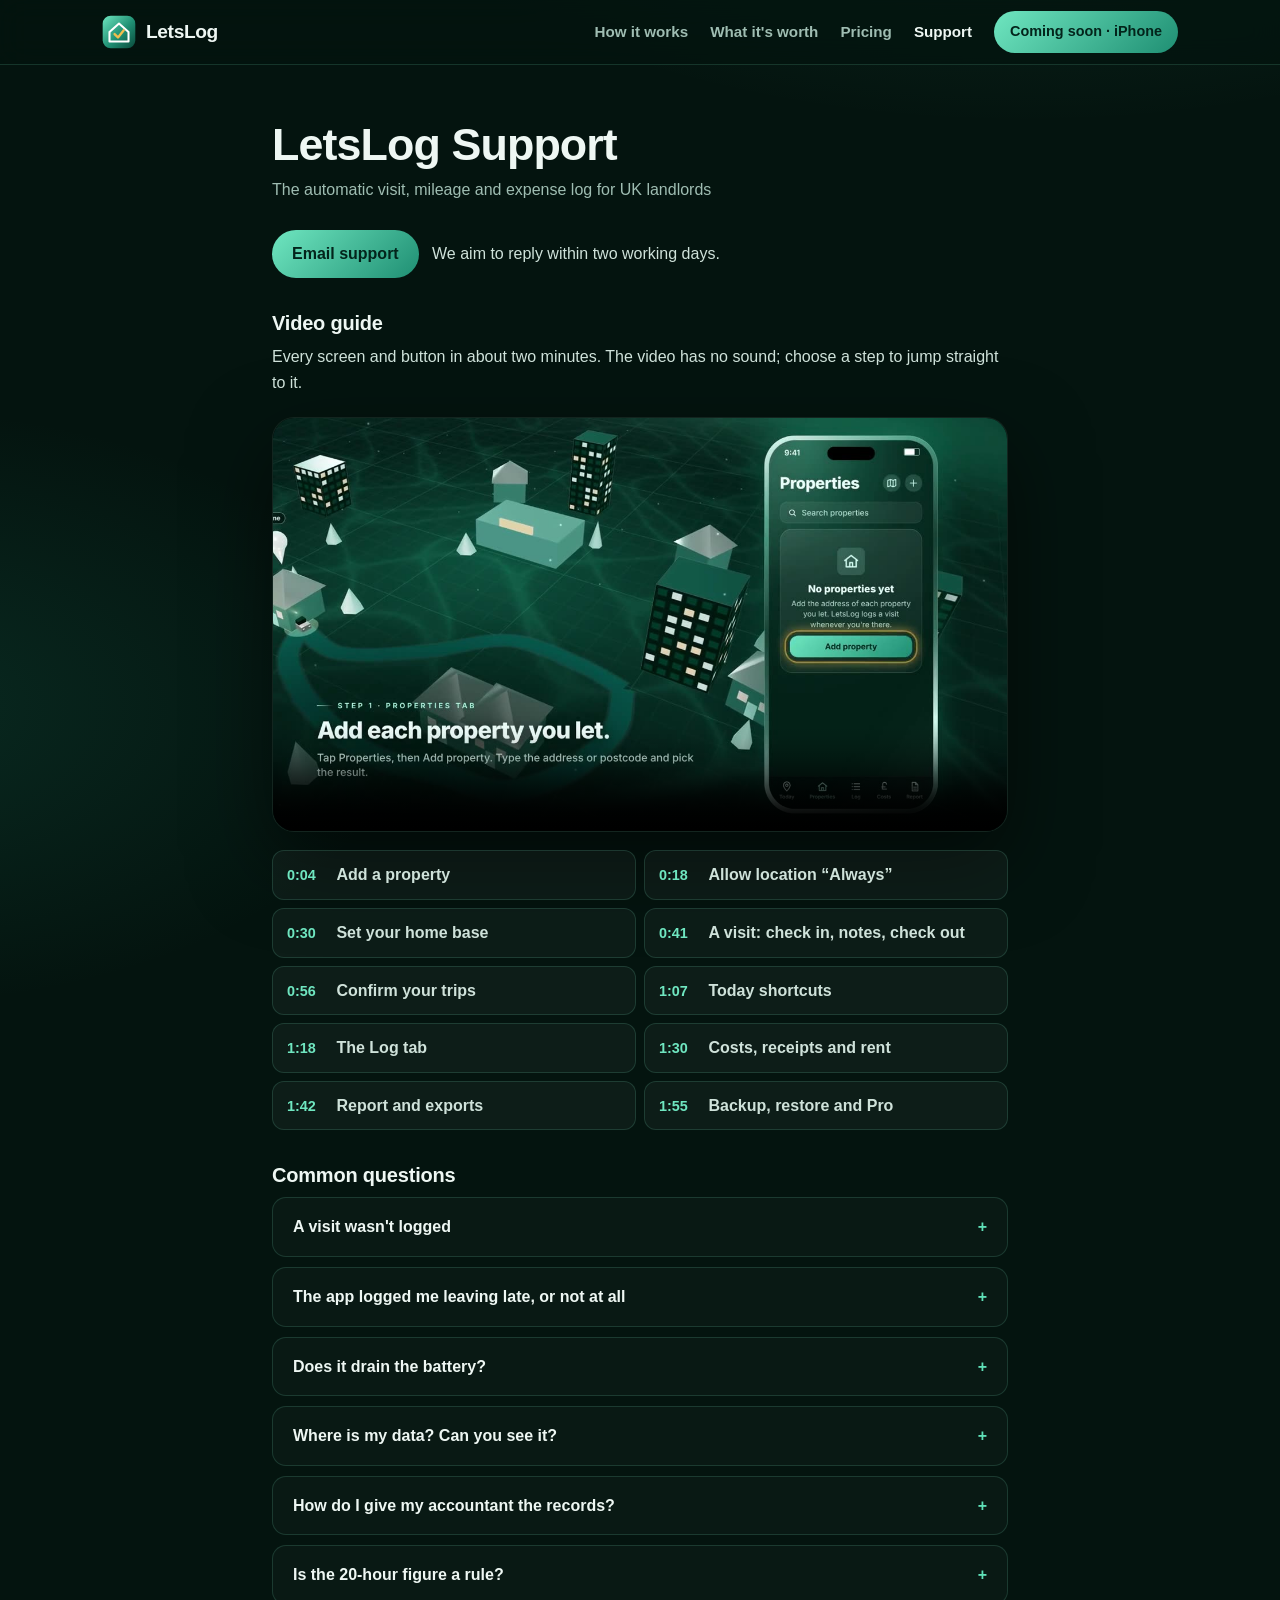
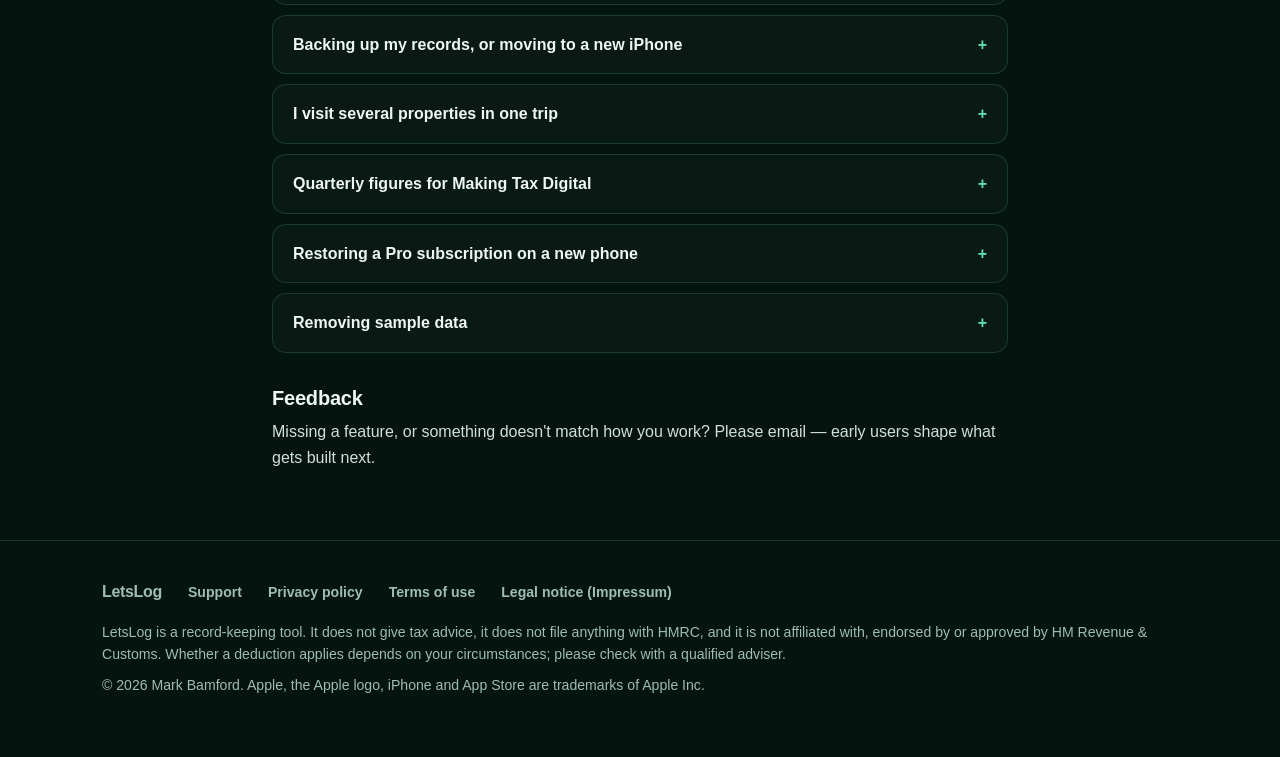
<file: support.html>
<!doctype html>
<html lang="en-GB">
<head>
<meta charset="utf-8">
<meta name="viewport" content="width=device-width, initial-scale=1">
<title>LetsLog — Support</title>
<meta name="description" content="Help and answers for the LetsLog app.">
<meta property="og:title" content="LetsLog — Support">
<meta property="og:description" content="Help and answers for the LetsLog app.">
<meta property="og:type" content="website">
<meta property="og:image" content="media/promo-poster.jpg">
<meta name="theme-color" content="#04140f">
<link rel="icon" type="image/svg+xml" href="media/icon.svg">
<link rel="stylesheet" href="site.css">
</head>
<body>
<header class="top"><div class="wrap nav">
  <a class="logo" href="index.html"><svg viewBox="0 0 100 100" aria-hidden="true"><defs><linearGradient id="lg" x1="0" y1="0" x2="1" y2="1"><stop offset="0" stop-color="#6fe6c0"/><stop offset=".55" stop-color="#1f8f73"/><stop offset="1" stop-color="#0a4a3b"/></linearGradient></defs><rect x="2" y="2" width="96" height="96" rx="24" fill="url(#lg)"/><path d="M22 50 L50 25 L78 50 V78 H22 Z" fill="none" stroke="#fff" stroke-width="6" stroke-linejoin="round"/><path d="M37 56 L47 66 L64 45" fill="none" stroke="#f0be4d" stroke-width="7" stroke-linecap="round" stroke-linejoin="round"/></svg>LetsLog</a>
  <nav><a href="index.html#how">How it works</a><a href="index.html#worth">What it's worth</a><a href="index.html#pricing">Pricing</a><a href="support.html" class="keep" aria-current="page">Support</a><span class="pill solid">Coming soon · iPhone</span></nav>
</div></header>
<main class="doc">
  <h1>LetsLog Support</h1>
  <p class="sub">The automatic visit, mileage and expense log for UK landlords</p>

  <p><a class="btn" href="mailto:mml.bamford@gmail.com?subject=LetsLog%20support">Email support</a> &nbsp; We aim to reply within two working days.</p>

  <h2 id="guide">Video guide</h2>
  <p>Every screen and button in about two minutes. The video has no sound; choose a step to jump straight to it.</p>
  <div class="video"><video id="gv" controls preload="metadata" playsinline poster="media/guide-poster.jpg"><source src="media/letslog-guide.mp4" type="video/mp4"></video></div>
  <ol class="chapters"><li><a href="#guide" data-t="4"><span>0:04</span>Add a property</a></li><li><a href="#guide" data-t="18"><span>0:18</span>Allow location “Always”</a></li><li><a href="#guide" data-t="30"><span>0:30</span>Set your home base</a></li><li><a href="#guide" data-t="41"><span>0:41</span>A visit: check in, notes, check out</a></li><li><a href="#guide" data-t="56"><span>0:56</span>Confirm your trips</a></li><li><a href="#guide" data-t="67"><span>1:07</span>Today shortcuts</a></li><li><a href="#guide" data-t="78"><span>1:18</span>The Log tab</a></li><li><a href="#guide" data-t="90"><span>1:30</span>Costs, receipts and rent</a></li><li><a href="#guide" data-t="102"><span>1:42</span>Report and exports</a></li><li><a href="#guide" data-t="115"><span>1:55</span>Backup, restore and Pro</a></li></ol>
  <script>document.querySelectorAll('.chapters a').forEach(function(a){a.addEventListener('click',function(e){e.preventDefault();var v=document.getElementById('gv');v.currentTime=+a.dataset.t;v.play();v.scrollIntoView({behavior:'smooth',block:'center'});});});</script>

  <h2>Common questions</h2>

  <details>
    <summary>A visit wasn't logged</summary>
    <p>Check iPhone Settings → LetsLog → Location is set to <strong>Always</strong> with <strong>Precise Location</strong> on. Visits under 5 minutes are ignored (adjustable in Settings). If you park some way from the property, make the arrival zone bigger in the property's details. The assistant on the Today tab will usually offer to add a visit your phone saw but the app missed.</p>
  </details>

  <details>
    <summary>The app logged me leaving late, or not at all</summary>
    <p>iOS sometimes reports a departure a few minutes late, and occasionally misses it. After 8 hours the app asks "Still at …?" and offers the real leaving time from your phone's visit log. You can also check out manually from Today, or edit the time — edits are kept in the entry's history so your record stays honest.</p>
  </details>

  <details>
    <summary>Does it drain the battery?</summary>
    <p>No. LetsLog uses Apple's region and visit monitoring, which run on the phone's low-power location system. It does not track continuously. Typical use adds well under 1% a day.</p>
  </details>

  <details>
    <summary>Where is my data? Can you see it?</summary>
    <p>Everything is stored on your iPhone. There is no account and no server, and the developer cannot see your data. See the <a href="privacy.html">privacy policy</a>.</p>
  </details>

  <details>
    <summary>How do I give my accountant the records?</summary>
    <p>Report tab → Export. The PDF evidence pack contains hours per week, every visit, mileage, income and costs, receipt images and an integrity check. The CSV export gives the raw rows for spreadsheet or accounting software.</p>
  </details>

  <details>
    <summary>Is the 20-hour figure a rule?</summary>
    <p>No. HMRC's guidance (CG65715) mentions 20 hours a week as an example of activity indicating a business, and says fewer hours may still qualify. LetsLog shows it as a reference line only. It is not tax advice — please check with your adviser.</p>
  </details>

  <details>
    <summary>Backing up my records, or moving to a new iPhone</summary>
    <p>Settings → Backup → Save a backup file. It is one file with your whole log, photos, receipts and settings; save it to Files or iCloud Drive, or email it to yourself. On the new iPhone choose Restore from a backup file. The app checks the file is complete before it replaces anything. Backup and restore are free.</p>
  </details>
  <details>
    <summary>I visit several properties in one trip</summary>
    <p>Each stop is logged from the one before it (within two hours), and the last stop includes the drive home, so the miles add up to the round you actually drove. You can change any trip in its entry.</p>
  </details>
  <details>
    <summary>Quarterly figures for Making Tax Digital</summary>
    <p>Report shows rent, costs and mileage for each quarterly period, and the CSV export includes a quarterly file with year-to-date totals. LetsLog does not file with HMRC; enter the figures in your Making Tax Digital software or send the file to your accountant.</p>
  </details>
  <details>
    <summary>Restoring a Pro subscription on a new phone</summary>
    <p>Settings → Restore purchases. Subscriptions are tied to your Apple ID and managed in iPhone Settings → Apple ID → Subscriptions.</p>
  </details>

  <details>
    <summary>Removing sample data</summary>
    <p>Settings → Sample data → Remove. Sample records are marked "SAMPLE" in any export so they can never be mistaken for real evidence.</p>
  </details>

  <h2>Feedback</h2>
  <p>Missing a feature, or something doesn't match how you work? Please email — early users shape what gets built next.</p>
</main>
<footer class="site"><div class="wrap">
  <div class="cols"><a class="logo" href="index.html" style="font-size:1rem">LetsLog</a>
    <a href="support.html">Support</a><a href="privacy.html">Privacy policy</a><a href="terms.html">Terms of use</a><a href="legal.html">Legal notice (Impressum)</a></div>
  <p>LetsLog is a record-keeping tool. It does not give tax advice, it does not file anything with HMRC, and it is not affiliated with, endorsed by or approved by HM Revenue &amp; Customs. Whether a deduction applies depends on your circumstances; please check with a qualified adviser.</p>
  <p>© 2026 Mark Bamford. Apple, the Apple logo, iPhone and App Store are trademarks of Apple Inc.</p>
</div></footer>
</body>
</html>
</file>
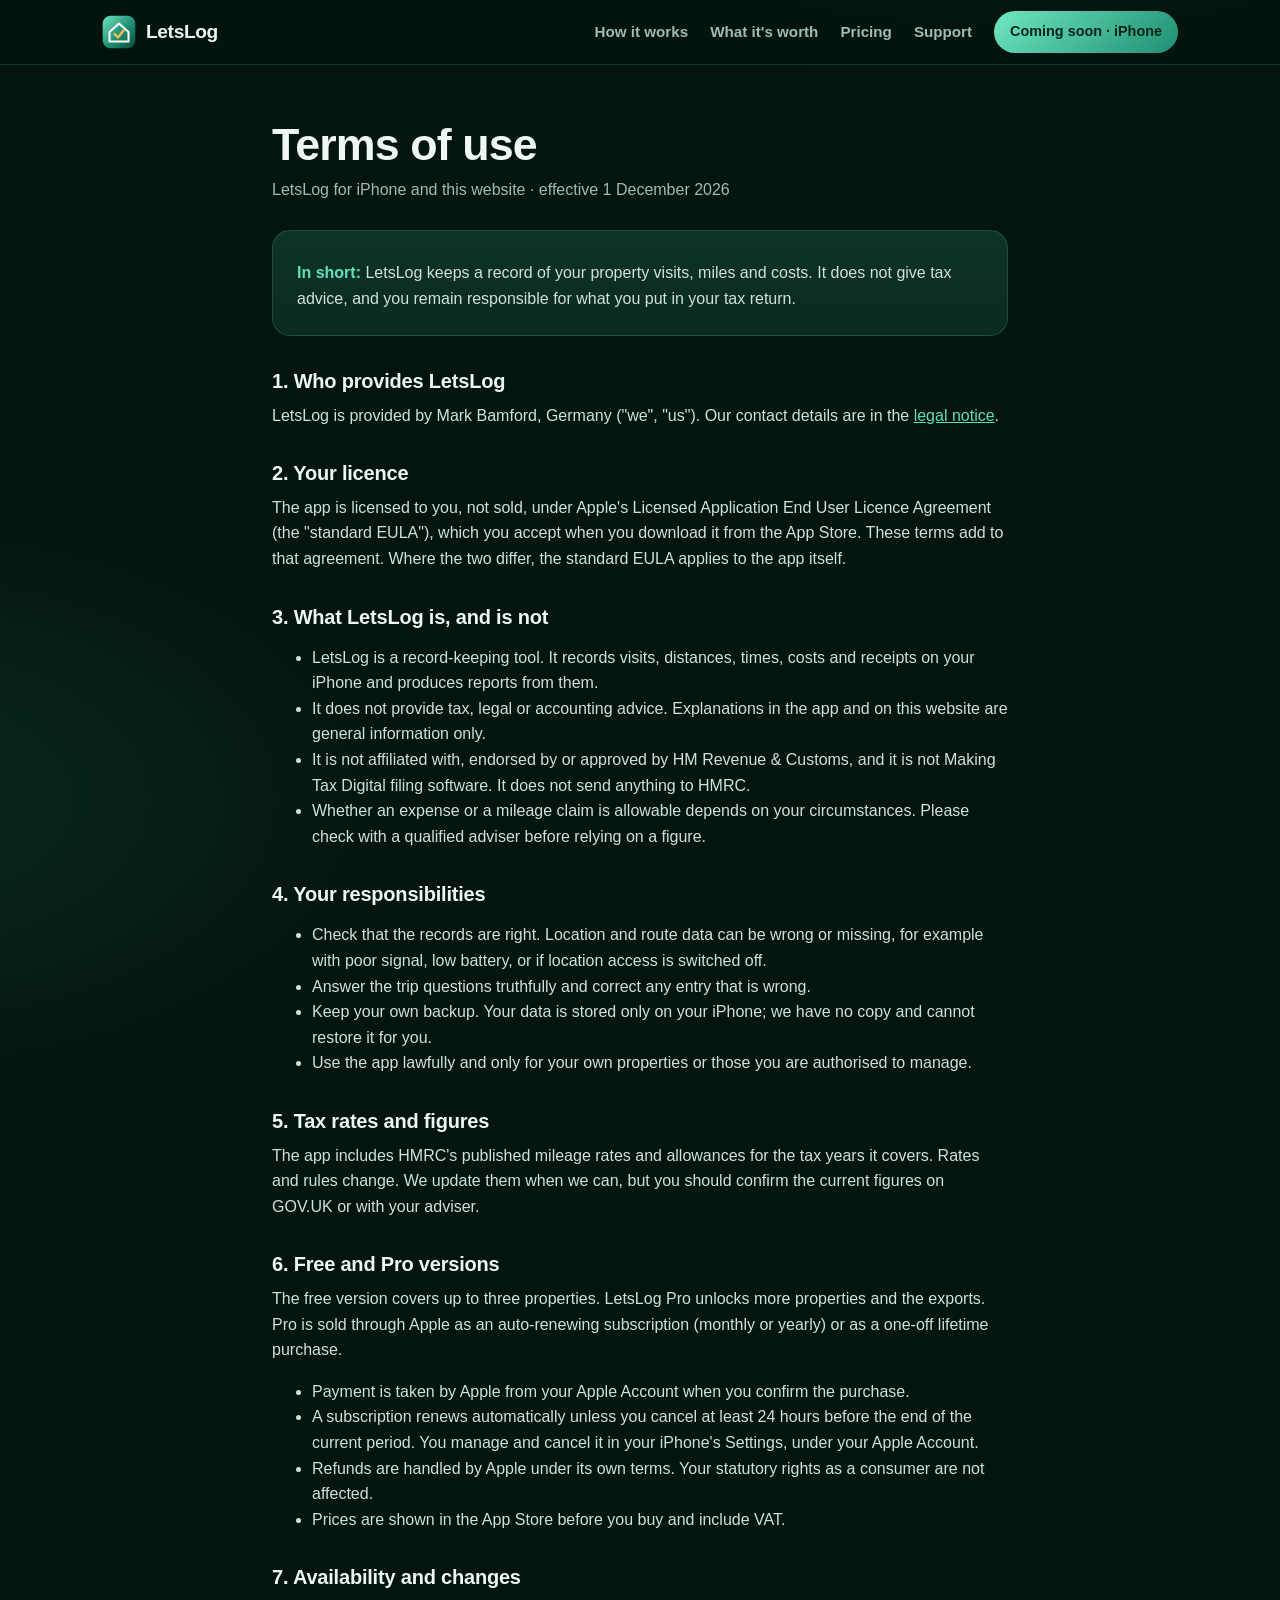
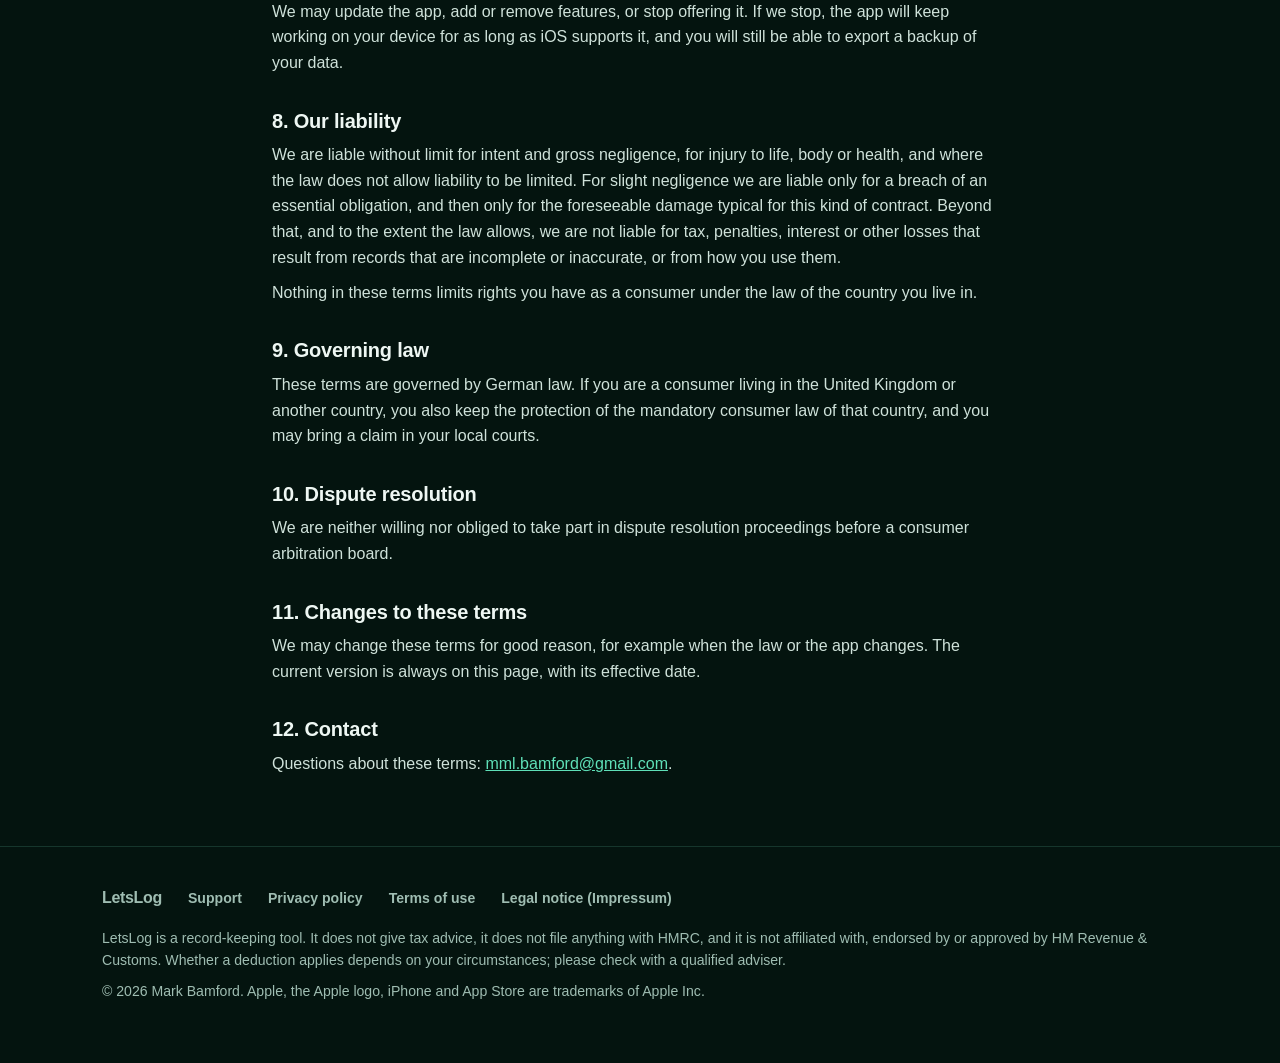
<file: terms.html>
<!doctype html>
<html lang="en-GB">
<head>
<meta charset="utf-8">
<meta name="viewport" content="width=device-width, initial-scale=1">
<title>LetsLog — Terms of use</title>
<meta name="description" content="Terms of use for the LetsLog app and website.">
<meta property="og:title" content="LetsLog — Terms of use">
<meta property="og:description" content="Terms of use for the LetsLog app and website.">
<meta property="og:type" content="website">
<meta property="og:image" content="media/promo-poster.jpg">
<meta name="theme-color" content="#04140f">
<link rel="icon" type="image/svg+xml" href="media/icon.svg">
<link rel="stylesheet" href="site.css">
</head>
<body>
<header class="top"><div class="wrap nav">
  <a class="logo" href="index.html"><svg viewBox="0 0 100 100" aria-hidden="true"><defs><linearGradient id="lg" x1="0" y1="0" x2="1" y2="1"><stop offset="0" stop-color="#6fe6c0"/><stop offset=".55" stop-color="#1f8f73"/><stop offset="1" stop-color="#0a4a3b"/></linearGradient></defs><rect x="2" y="2" width="96" height="96" rx="24" fill="url(#lg)"/><path d="M22 50 L50 25 L78 50 V78 H22 Z" fill="none" stroke="#fff" stroke-width="6" stroke-linejoin="round"/><path d="M37 56 L47 66 L64 45" fill="none" stroke="#f0be4d" stroke-width="7" stroke-linecap="round" stroke-linejoin="round"/></svg>LetsLog</a>
  <nav><a href="index.html#how">How it works</a><a href="index.html#worth">What it's worth</a><a href="index.html#pricing">Pricing</a><a href="support.html" class="keep">Support</a><span class="pill solid">Coming soon · iPhone</span></nav>
</div></header>

<main class="doc">
  <h1>Terms of use</h1>
  <p class="sub">LetsLog for iPhone and this website · effective 1 December 2026</p>
  <div class="card"><p><strong>In short:</strong> LetsLog keeps a record of your property visits, miles and costs. It does not give tax advice, and you remain responsible for what you put in your tax return.</p></div>

  <h2>1. Who provides LetsLog</h2>
  <p>LetsLog is provided by Mark Bamford, Germany ("we", "us"). Our contact details are in the <a href="legal.html">legal notice</a>.</p>

  <h2>2. Your licence</h2>
  <p>The app is licensed to you, not sold, under Apple's Licensed Application End User Licence Agreement (the "standard EULA"), which you accept when you download it from the App Store. These terms add to that agreement. Where the two differ, the standard EULA applies to the app itself.</p>

  <h2>3. What LetsLog is, and is not</h2>
  <ul>
    <li>LetsLog is a record-keeping tool. It records visits, distances, times, costs and receipts on your iPhone and produces reports from them.</li>
    <li>It does not provide tax, legal or accounting advice. Explanations in the app and on this website are general information only.</li>
    <li>It is not affiliated with, endorsed by or approved by HM Revenue &amp; Customs, and it is not Making Tax Digital filing software. It does not send anything to HMRC.</li>
    <li>Whether an expense or a mileage claim is allowable depends on your circumstances. Please check with a qualified adviser before relying on a figure.</li>
  </ul>

  <h2>4. Your responsibilities</h2>
  <ul>
    <li>Check that the records are right. Location and route data can be wrong or missing, for example with poor signal, low battery, or if location access is switched off.</li>
    <li>Answer the trip questions truthfully and correct any entry that is wrong.</li>
    <li>Keep your own backup. Your data is stored only on your iPhone; we have no copy and cannot restore it for you.</li>
    <li>Use the app lawfully and only for your own properties or those you are authorised to manage.</li>
  </ul>

  <h2>5. Tax rates and figures</h2>
  <p>The app includes HMRC's published mileage rates and allowances for the tax years it covers. Rates and rules change. We update them when we can, but you should confirm the current figures on GOV.UK or with your adviser.</p>

  <h2>6. Free and Pro versions</h2>
  <p>The free version covers up to three properties. LetsLog Pro unlocks more properties and the exports. Pro is sold through Apple as an auto-renewing subscription (monthly or yearly) or as a one-off lifetime purchase.</p>
  <ul>
    <li>Payment is taken by Apple from your Apple Account when you confirm the purchase.</li>
    <li>A subscription renews automatically unless you cancel at least 24 hours before the end of the current period. You manage and cancel it in your iPhone's Settings, under your Apple Account.</li>
    <li>Refunds are handled by Apple under its own terms. Your statutory rights as a consumer are not affected.</li>
    <li>Prices are shown in the App Store before you buy and include VAT.</li>
  </ul>

  <h2>7. Availability and changes</h2>
  <p>We may update the app, add or remove features, or stop offering it. If we stop, the app will keep working on your device for as long as iOS supports it, and you will still be able to export a backup of your data.</p>

  <h2>8. Our liability</h2>
  <p>We are liable without limit for intent and gross negligence, for injury to life, body or health, and where the law does not allow liability to be limited. For slight negligence we are liable only for a breach of an essential obligation, and then only for the foreseeable damage typical for this kind of contract. Beyond that, and to the extent the law allows, we are not liable for tax, penalties, interest or other losses that result from records that are incomplete or inaccurate, or from how you use them.</p>
  <p>Nothing in these terms limits rights you have as a consumer under the law of the country you live in.</p>

  <h2>9. Governing law</h2>
  <p>These terms are governed by German law. If you are a consumer living in the United Kingdom or another country, you also keep the protection of the mandatory consumer law of that country, and you may bring a claim in your local courts.</p>

  <h2>10. Dispute resolution</h2>
  <p>We are neither willing nor obliged to take part in dispute resolution proceedings before a consumer arbitration board.</p>

  <h2>11. Changes to these terms</h2>
  <p>We may change these terms for good reason, for example when the law or the app changes. The current version is always on this page, with its effective date.</p>

  <h2>12. Contact</h2>
  <p>Questions about these terms: <a href="mailto:mml.bamford@gmail.com">mml.bamford@gmail.com</a>.</p>
</main>
<footer class="site"><div class="wrap">
  <div class="cols"><a class="logo" href="index.html" style="font-size:1rem">LetsLog</a>
    <a href="support.html">Support</a><a href="privacy.html">Privacy policy</a><a href="terms.html">Terms of use</a><a href="legal.html">Legal notice (Impressum)</a></div>
  <p>LetsLog is a record-keeping tool. It does not give tax advice, it does not file anything with HMRC, and it is not affiliated with, endorsed by or approved by HM Revenue &amp; Customs. Whether a deduction applies depends on your circumstances; please check with a qualified adviser.</p>
  <p>© 2026 Mark Bamford. Apple, the Apple logo, iPhone and App Store are trademarks of Apple Inc.</p>
</div></footer>
</body>
</html>
</file>
<file: site.css>
/* LetsLog website — one stylesheet for every page. No external fonts or scripts are loaded. */
:root{
  --bg:#04140f; --bg2:#072019; --panel:#0b2a21; --panel2:#0e3328; --line:rgba(120,230,195,.16);
  --ink:#eef7f3; --mut:#9fbdb2; --brand:#5fe0b8; --brand2:#1f8f73; --gold:#f0be4d; --warn:#ffb4a8;
  --r:18px; --max:1120px;
  --font:-apple-system,BlinkMacSystemFont,"SF Pro Text","Inter","Segoe UI",Roboto,"Helvetica Neue",Arial,sans-serif;
}
*{box-sizing:border-box}
html{scroll-behavior:smooth}
body{margin:0;font-family:var(--font);color:var(--ink);background:var(--bg);line-height:1.6;-webkit-font-smoothing:antialiased;
  background-image:radial-gradient(1200px 600px at 80% -10%,rgba(95,224,184,.13),transparent 60%),radial-gradient(900px 500px at -10% 30%,rgba(31,143,115,.18),transparent 60%)}
a{color:var(--brand)}
img,video{max-width:100%;display:block}
.wrap{max-width:var(--max);margin:0 auto;padding:0 22px}
h1,h2,h3{line-height:1.15;letter-spacing:-.02em;margin:0}
h1{font-size:clamp(2.2rem,5.2vw,3.9rem);font-weight:800}
h2{font-size:clamp(1.6rem,3.2vw,2.4rem);font-weight:800}
h3{font-size:1.12rem;font-weight:700}
p{margin:.6em 0}
.gold{color:var(--gold)} .mut{color:var(--mut)} .small{font-size:.86rem}
.eyebrow{font-size:.74rem;letter-spacing:.22em;text-transform:uppercase;color:var(--brand);font-weight:700;margin-bottom:.9rem}

/* header */
header.top{position:sticky;top:0;z-index:20;backdrop-filter:blur(14px);-webkit-backdrop-filter:blur(14px);background:rgba(4,20,15,.72);border-bottom:1px solid var(--line)}
.nav{display:flex;align-items:center;gap:22px;height:64px}
.logo{display:flex;align-items:center;gap:10px;font-weight:800;font-size:1.2rem;color:var(--ink);text-decoration:none;letter-spacing:-.02em}
.logo svg{width:34px;height:34px;flex:none}
.nav nav{margin-left:auto;display:flex;gap:22px;align-items:center}
.nav nav a{color:var(--mut);text-decoration:none;font-size:.95rem;font-weight:600}
.nav nav a:hover,.nav nav a[aria-current]{color:var(--ink)}
.pill{display:inline-flex;align-items:center;gap:8px;padding:9px 16px;border-radius:999px;font-weight:700;font-size:.9rem;border:1px solid var(--line);background:rgba(95,224,184,.08);color:var(--ink);white-space:nowrap}
.pill.gold{border-color:rgba(240,190,77,.5);background:rgba(240,190,77,.1);color:var(--gold)}
.pill.solid{background:linear-gradient(135deg,#6fe6c0,#1f8f73);color:#03241b;border:0}
@media(max-width:760px){.nav nav a:not(.keep){display:none}}

/* hero */
.hero{padding:74px 0 54px}
.hero .grid{display:grid;grid-template-columns:1.15fr .85fr;gap:48px;align-items:center}
.hero p.lead{font-size:1.2rem;color:var(--mut);max-width:34rem}
.chips{display:flex;flex-wrap:wrap;gap:10px;margin:26px 0 14px}
@media(max-width:900px){.hero .grid{grid-template-columns:1fr}.hero{padding-top:44px}}

/* phone mock-up */
.phone{width:min(320px,82vw);margin:0 auto;border-radius:46px;padding:12px;background:linear-gradient(160deg,#1c4a3d,#061a14);box-shadow:0 40px 90px rgba(0,0,0,.55),0 0 0 1px rgba(160,255,225,.18) inset,0 0 80px rgba(95,224,184,.16)}
.screen{border-radius:36px;background:linear-gradient(180deg,#0d2b22,#071a14);padding:16px 14px 20px;min-height:560px;position:relative;overflow:hidden}
.island{width:96px;height:26px;border-radius:20px;background:#000;margin:0 auto 12px}
.scr-h{display:flex;justify-content:space-between;align-items:baseline;margin:6px 4px 12px}
.scr-h b{font-size:1.5rem;letter-spacing:-.02em}.scr-h span{color:var(--mut);font-size:.78rem}
.tile{background:rgba(255,255,255,.045);border:1px solid var(--line);border-radius:18px;padding:13px 14px;margin-bottom:10px}
.tile.live{border-color:rgba(95,224,184,.55);box-shadow:0 0 24px rgba(95,224,184,.12) inset}
.tag{display:inline-block;font-size:.62rem;font-weight:800;letter-spacing:.08em;text-transform:uppercase;padding:3px 8px;border-radius:999px;background:rgba(95,224,184,.16);color:var(--brand)}
.tag.g{background:rgba(240,190,77,.16);color:var(--gold)}
.big{font-size:2rem;font-weight:800;letter-spacing:-.03em;margin:6px 0 0}
.rowi{display:flex;align-items:center;gap:10px;padding:8px 0;font-size:.84rem;border-top:1px solid rgba(255,255,255,.06)}
.rowi:first-of-type{border-top:0}
.rowi i{width:22px;height:22px;border-radius:7px;background:var(--brand);flex:none;opacity:.9}
.rowi i.b{background:#62c8e8}.rowi span{margin-left:auto;color:var(--brand);font-weight:700;font-size:.72rem;border:1px solid var(--line);padding:3px 8px;border-radius:999px}
.bar{height:6px;border-radius:6px;background:rgba(255,255,255,.08);margin-top:10px;overflow:hidden}.bar b{display:block;height:100%;width:72%;background:linear-gradient(90deg,#5fe0b8,#62c8e8)}

/* sections */
section{padding:64px 0}
section.alt{background:linear-gradient(180deg,rgba(11,42,33,.55),rgba(11,42,33,.15));border-top:1px solid var(--line);border-bottom:1px solid var(--line)}
.center{text-align:center}.center p.lead{margin-left:auto;margin-right:auto}
p.lead{font-size:1.1rem;color:var(--mut);max-width:44rem}
.cards{display:grid;grid-template-columns:repeat(3,1fr);gap:18px;margin-top:34px}
.cards.two{grid-template-columns:repeat(2,1fr)} .cards.four{grid-template-columns:repeat(4,1fr)}
@media(max-width:900px){.cards,.cards.two,.cards.four{grid-template-columns:1fr}}
.card{background:linear-gradient(180deg,var(--panel2),var(--panel));border:1px solid var(--line);border-radius:var(--r);padding:24px}
.card h3{margin-bottom:.4rem}.card p{color:var(--mut);margin:.3em 0 0}
.num{font-size:2.6rem;font-weight:800;letter-spacing:-.03em;color:var(--gold);line-height:1}
.step{width:34px;height:34px;border-radius:50%;display:grid;place-items:center;font-weight:800;background:rgba(95,224,184,.14);color:var(--brand);border:1px solid var(--line);margin-bottom:14px}
.ic{width:40px;height:40px;border-radius:12px;background:rgba(95,224,184,.12);border:1px solid var(--line);display:grid;place-items:center;margin-bottom:14px}
.ic svg{width:22px;height:22px;stroke:var(--brand);fill:none;stroke-width:1.9;stroke-linecap:round;stroke-linejoin:round}
.video{margin-top:30px;border-radius:22px;overflow:hidden;border:1px solid var(--line);box-shadow:0 30px 80px rgba(0,0,0,.5);background:#000}
.video video{width:100%;height:auto}

/* calculator */
.calc{display:grid;grid-template-columns:1fr 1fr;gap:26px;margin-top:30px;align-items:stretch}
@media(max-width:900px){.calc{grid-template-columns:1fr}}
.field{margin-bottom:20px}.field label{display:flex;justify-content:space-between;font-weight:700;margin-bottom:8px}
.field output{color:var(--brand)}
input[type=range]{width:100%;accent-color:var(--brand);height:28px}
.result{display:flex;flex-direction:column;justify-content:center;text-align:center}
.result .num{font-size:clamp(2.8rem,7vw,4.4rem)}

/* pricing */
.price{display:grid;grid-template-columns:1fr 1fr;gap:18px;margin-top:34px}
@media(max-width:820px){.price{grid-template-columns:1fr}}
.price .card.pro{border-color:rgba(240,190,77,.55);box-shadow:0 0 0 1px rgba(240,190,77,.15) inset,0 20px 60px rgba(0,0,0,.35)}
.price ul{list-style:none;padding:0;margin:16px 0 0}.price li{padding:7px 0 7px 28px;position:relative;color:var(--mut)}
.price li:before{content:"";position:absolute;left:2px;top:13px;width:14px;height:8px;border-left:2.5px solid var(--brand);border-bottom:2.5px solid var(--brand);transform:rotate(-45deg)}
.amount{font-size:2.6rem;font-weight:800;letter-spacing:-.03em}.amount small{font-size:1rem;color:var(--mut);font-weight:600}

/* faq */
details{border:1px solid var(--line);border-radius:14px;padding:16px 20px;margin:10px 0;background:rgba(255,255,255,.025)}
summary{cursor:pointer;font-weight:700;list-style:none}summary::-webkit-details-marker{display:none}
summary:after{content:"+";float:right;color:var(--brand);font-weight:800}details[open] summary:after{content:"–"}
details p{color:var(--mut)}

/* notice + footer */
.notice{border:1px solid var(--line);border-left:4px solid var(--gold);border-radius:14px;padding:16px 20px;background:rgba(240,190,77,.06);color:var(--mut);font-size:.93rem}
footer.site{border-top:1px solid var(--line);padding:38px 0 52px;color:var(--mut);font-size:.88rem;margin-top:30px}
footer.site .cols{display:flex;flex-wrap:wrap;gap:14px 26px;align-items:center;margin-bottom:16px}
footer.site a{color:var(--mut);text-decoration:none;font-weight:600}footer.site a:hover{color:var(--ink)}

/* document pages (privacy, support, terms, legal notice) */
main.doc{max-width:780px;margin:0 auto;padding:54px 22px 30px}
main.doc h1{font-size:clamp(2rem,4.4vw,2.8rem);margin-bottom:6px}
main.doc .sub{color:var(--mut);margin:0 0 28px}
main.doc h2{font-size:1.25rem;margin:34px 0 8px;letter-spacing:-.01em}
main.doc p,main.doc li{color:#cfe2da}
main.doc .card{margin:18px 0}.main.doc .card p{color:var(--ink)}
main.doc .card strong{color:var(--brand)}
main.doc table{border-collapse:collapse;width:100%;font-size:.95rem;margin:10px 0}
main.doc th,main.doc td{text-align:left;padding:10px 8px;border-bottom:1px solid var(--line);vertical-align:top}
main.doc th{color:var(--mut);font-weight:600}
main.doc footer{color:var(--mut);font-size:.86rem;margin-top:40px}
.btn{display:inline-block;background:linear-gradient(135deg,#6fe6c0,#1f8f73);color:#03241b;text-decoration:none;font-weight:800;padding:11px 20px;border-radius:999px}
.todo{background:rgba(255,180,168,.12);border:1px dashed var(--warn);color:var(--warn);border-radius:8px;padding:2px 8px;font-weight:700}

.doc .video{margin:22px 0 18px}
.chapters{list-style:none;padding:0;margin:0 0 34px;display:grid;grid-template-columns:repeat(auto-fit,minmax(250px,1fr));gap:8px}
.chapters a{display:flex;gap:12px;align-items:baseline;padding:11px 14px;border-radius:12px;border:1px solid var(--line);background:rgba(255,255,255,.04);color:inherit;text-decoration:none;font-weight:600}
.chapters a:hover,.chapters a:focus-visible{border-color:#6fe6c0;background:rgba(111,230,192,.1)}
.chapters span{font-variant-numeric:tabular-nums;color:#6fe6c0;font-size:.9em;min-width:2.6em}
</file>
